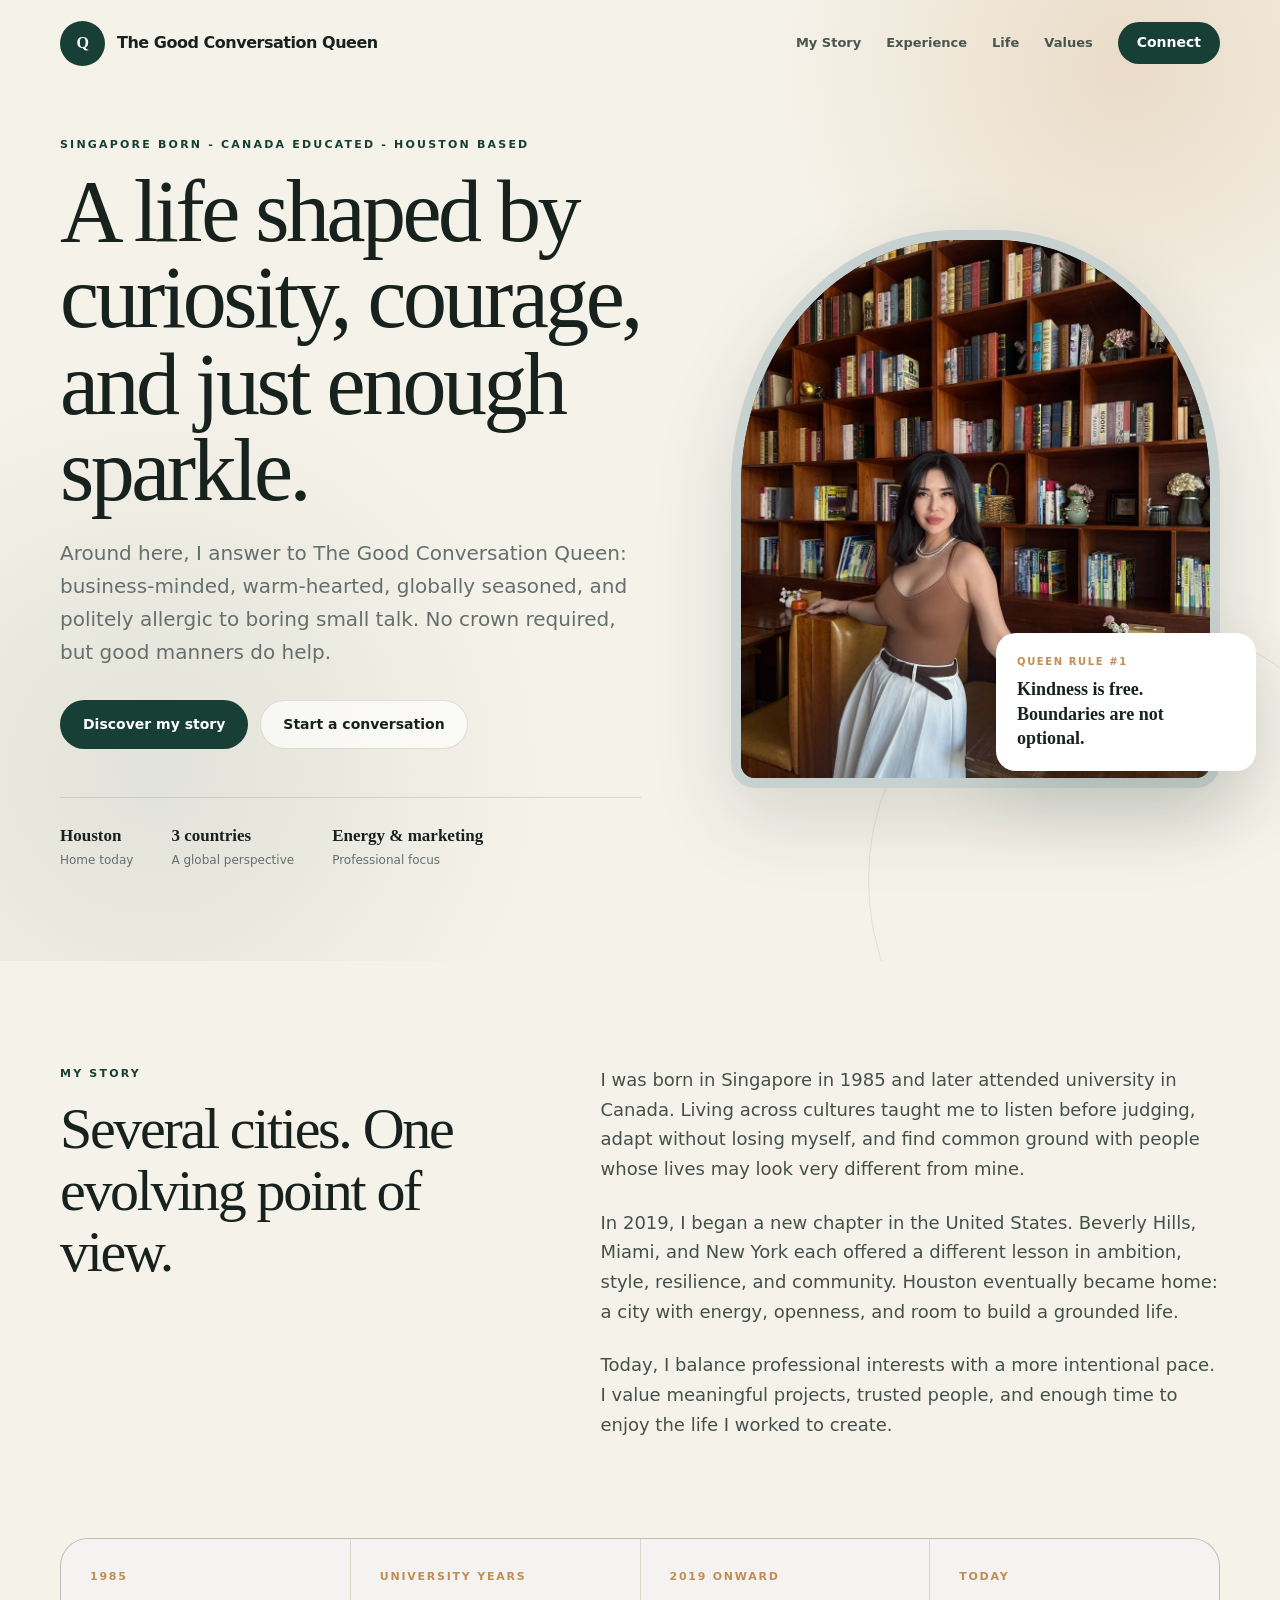
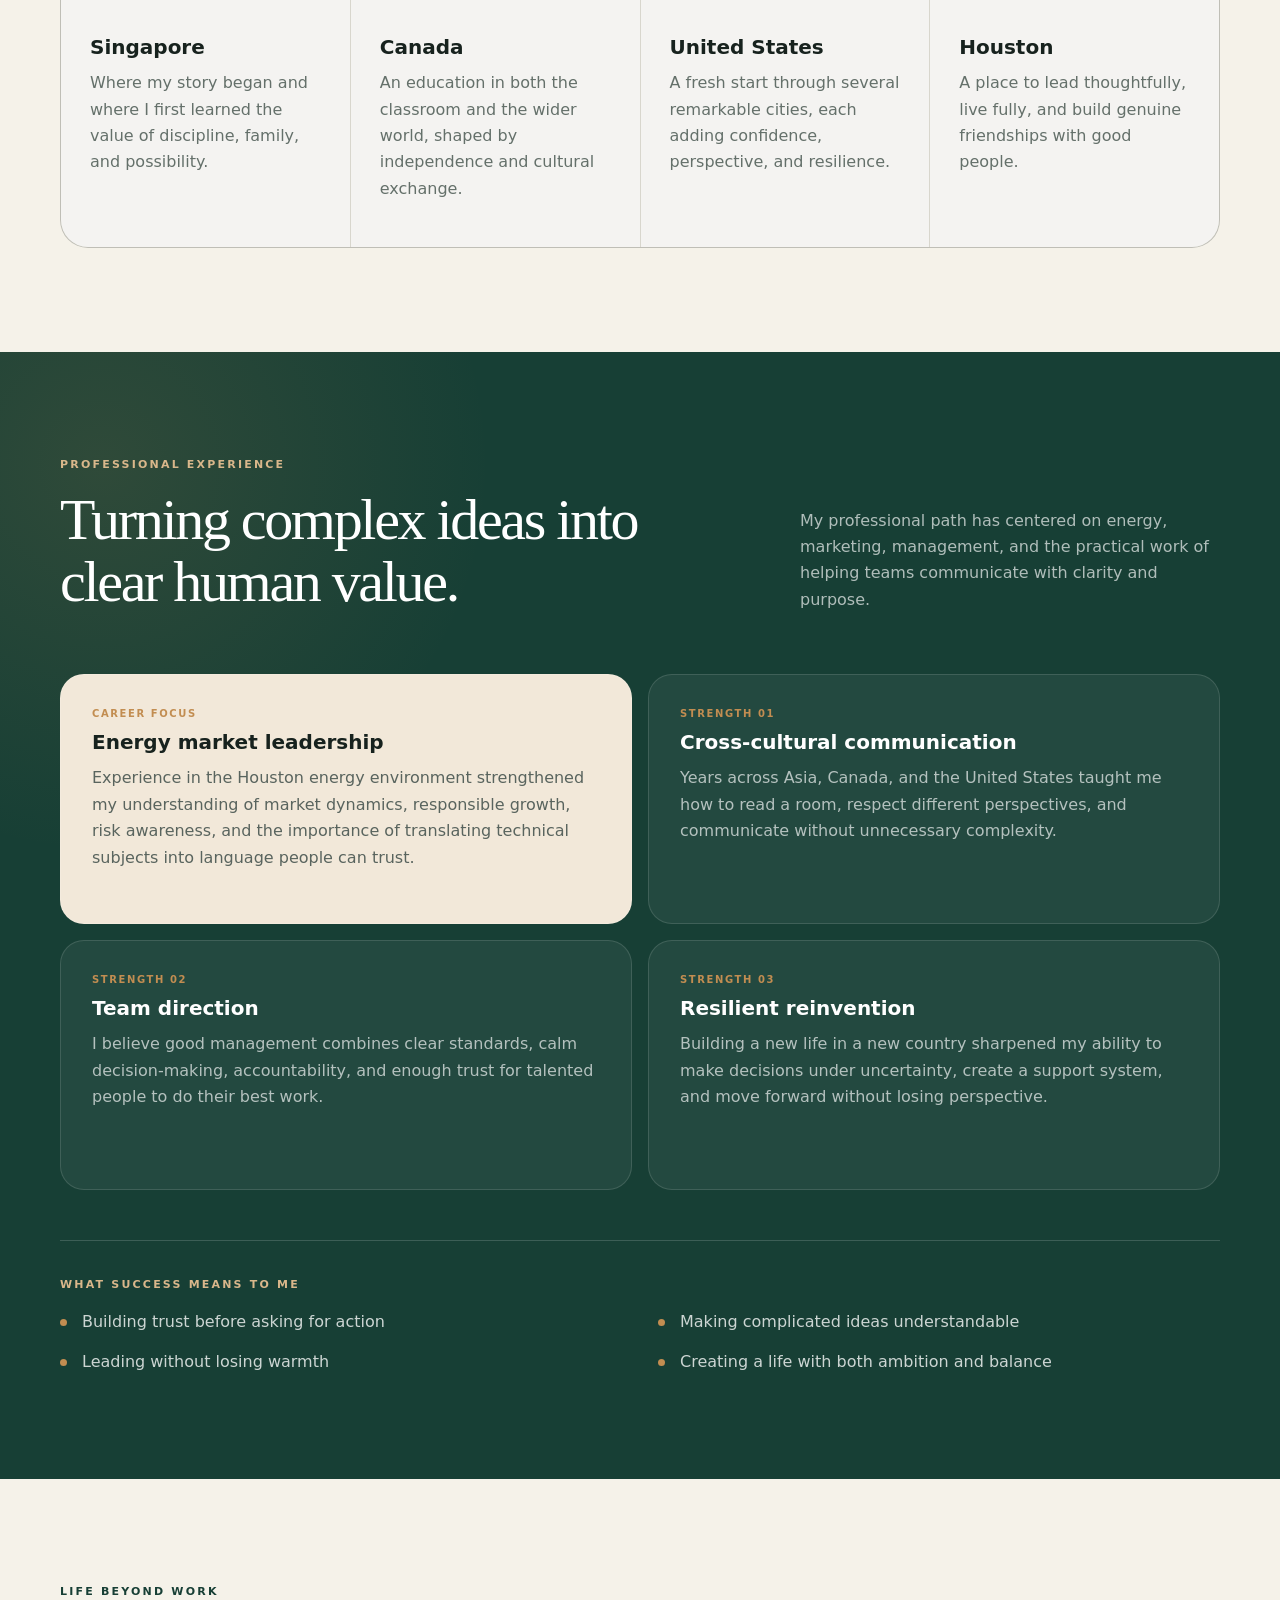
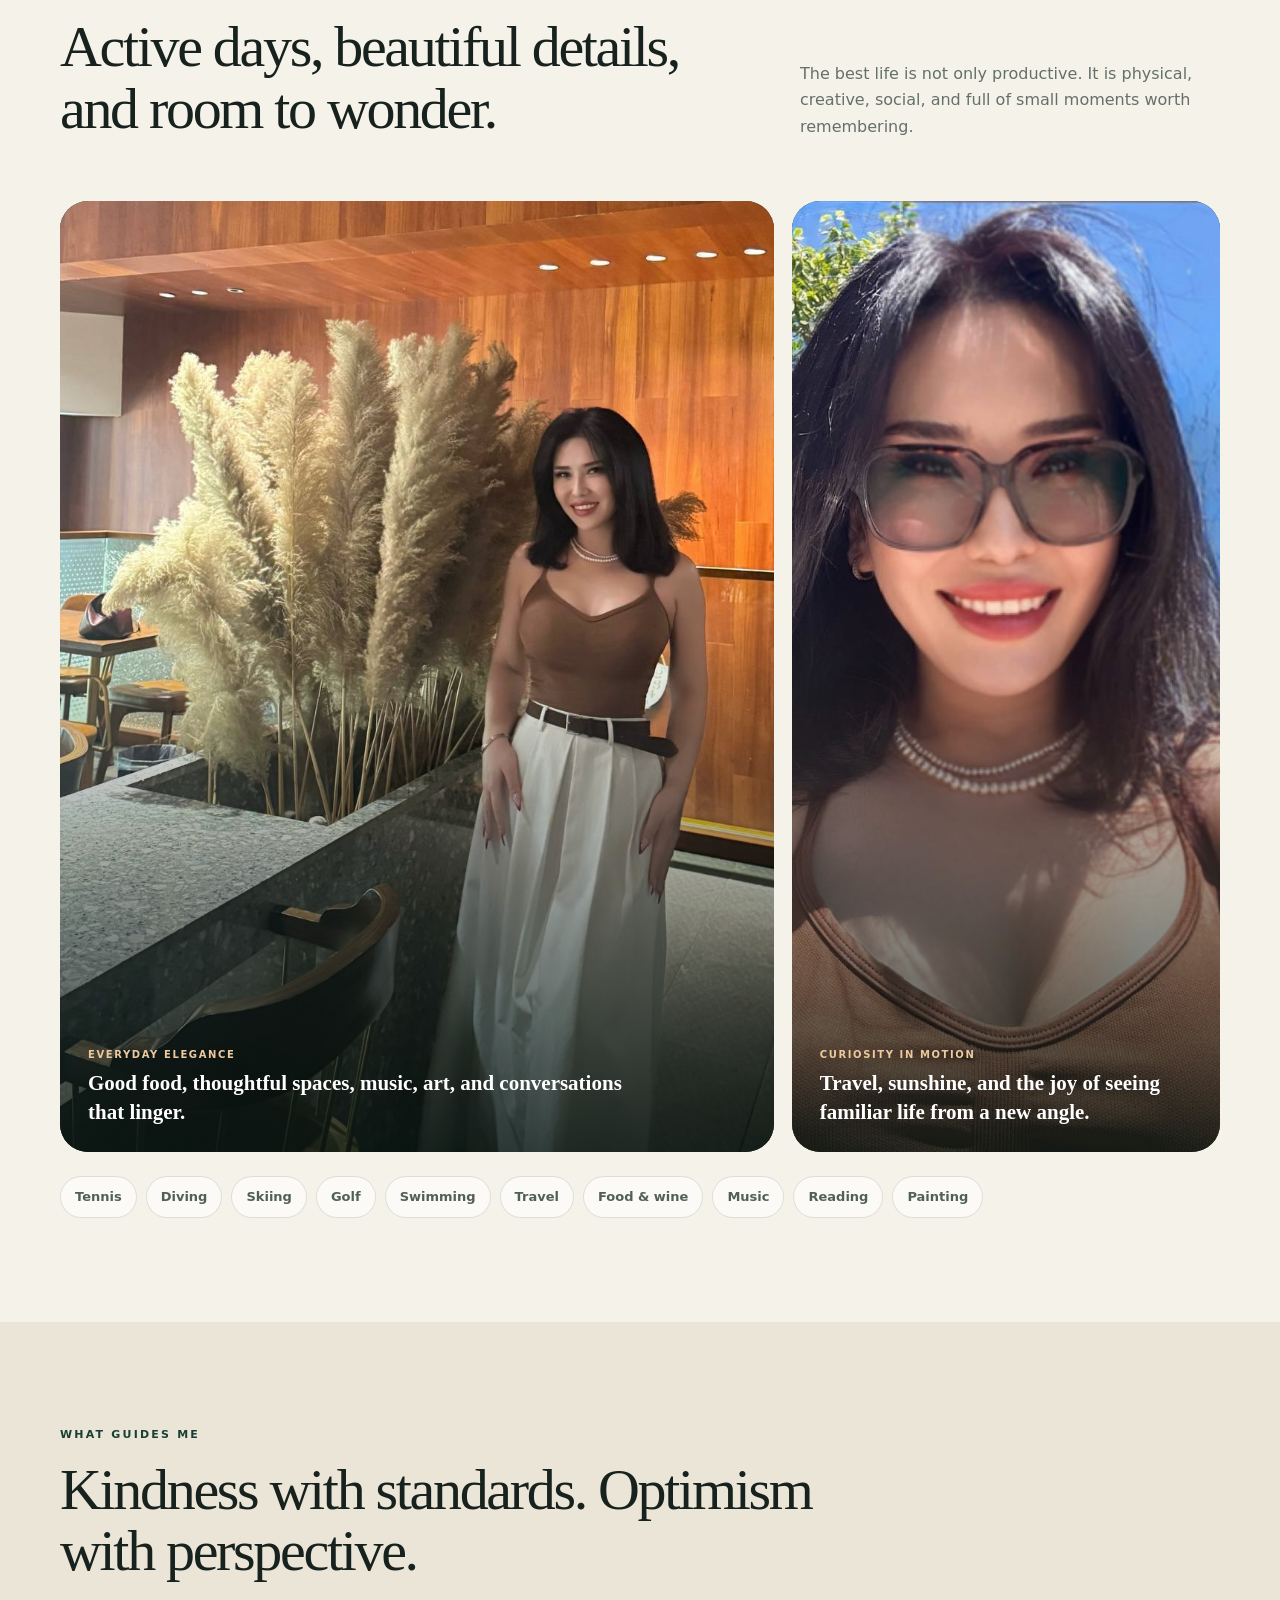
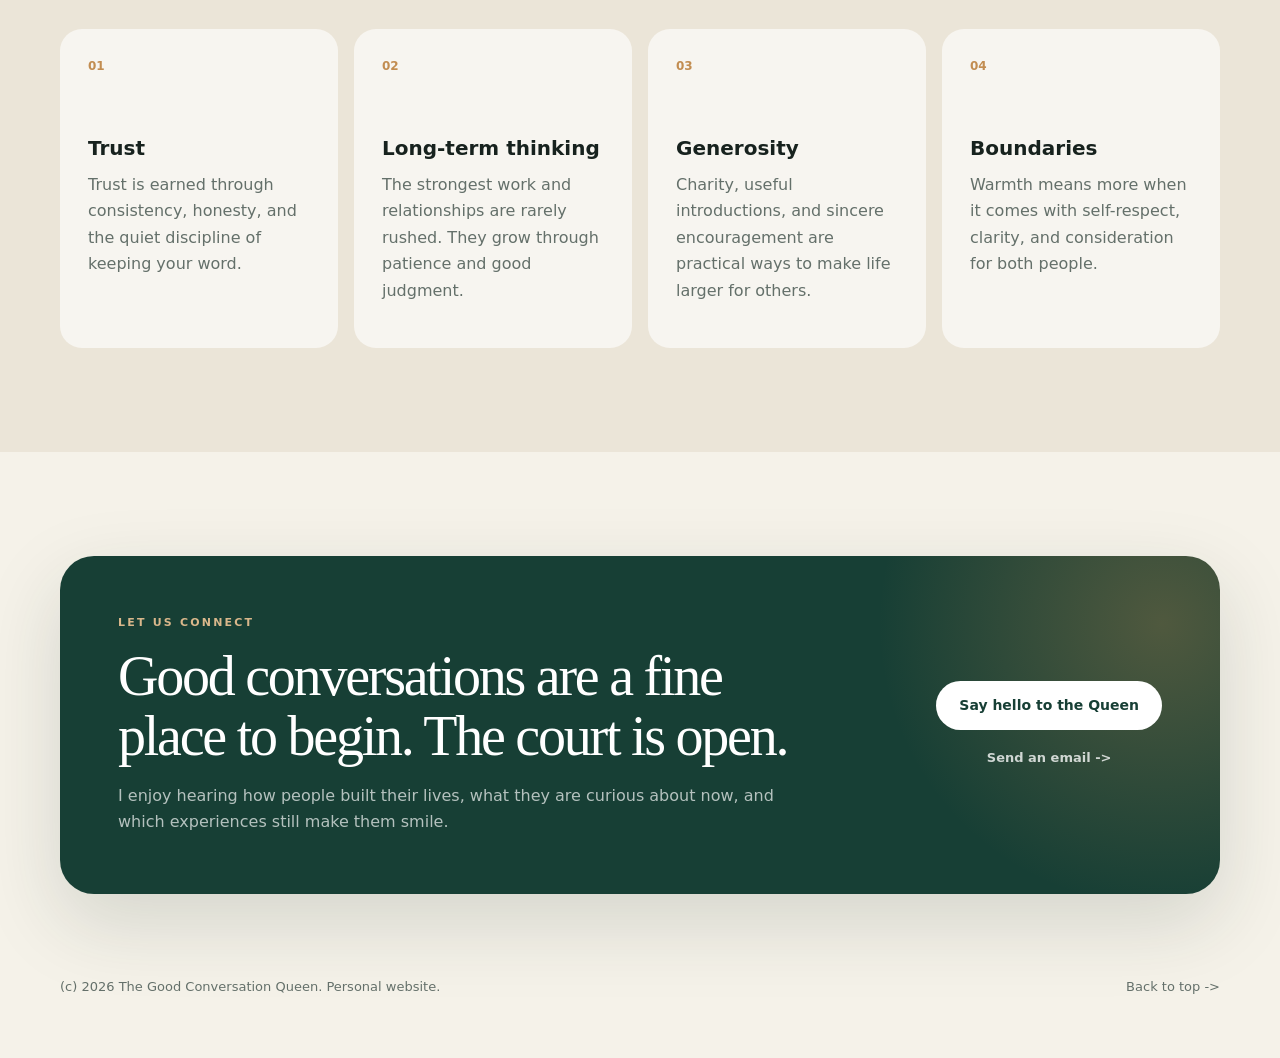
<file: index.html>
<!doctype html>
<html lang="en">
  <head>
    <meta charset="UTF-8" />
    <meta name="viewport" content="width=device-width, initial-scale=1.0" />
    <title>The Good Conversation Queen | Life, Leadership & a Little Spark</title>
    <meta
      name="description"
      content="Meet The Good Conversation Queen: Singapore-born, Canada-educated, Houston-based, and politely allergic to boring small talk."
    />
    <meta property="og:type" content="website" />
    <meta property="og:title" content="The Good Conversation Queen | Life, Leadership & a Little Spark" />
    <meta
      property="og:description"
      content="A personal story shaped by Singapore, Canada, Houston, thoughtful leadership, travel, genuine conversation, and a wink of American queen energy."
    />
    <meta property="og:url" content="https://yangyang168178888-hue.github.io/planete-moa/" />
    <meta property="og:image" content="https://yangyang168178888-hue.github.io/planete-moa/assets/planete-community.jpg" />
    <meta property="og:image:alt" content="The Good Conversation Queen in a warm library setting" />
    <meta name="twitter:card" content="summary_large_image" />
    <meta name="theme-color" content="#173f35" />
    <link rel="canonical" href="https://yangyang168178888-hue.github.io/planete-moa/" />
    <link
      rel="icon"
      href="data:image/svg+xml,%3Csvg xmlns='http://www.w3.org/2000/svg' viewBox='0 0 64 64'%3E%3Ccircle cx='32' cy='32' r='32' fill='%23173f35'/%3E%3Ctext x='32' y='41' text-anchor='middle' font-family='Georgia' font-size='30' fill='white'%3EQ%3C/text%3E%3C/svg%3E"
    />
    <link rel="stylesheet" href="./shared.css" />
  </head>
  <body>
    <header class="hero" id="home">
      <nav class="nav shell" aria-label="Main navigation">
        <a class="brand" href="#home" aria-label="The Good Conversation Queen home">
          <span class="monogram">Q</span>
          <span>The Good Conversation Queen</span>
        </a>
        <div class="nav-links">
          <a href="#story">My Story</a>
          <a href="#experience">Experience</a>
          <a href="#life">Life</a>
          <a href="#values">Values</a>
          <a class="button button-small" href="#connect">Connect</a>
        </div>
      </nav>

      <div class="shell hero-grid">
        <div class="hero-copy">
          <p class="eyebrow">Singapore born - Canada educated - Houston based</p>
          <h1>A life shaped by curiosity, courage, and just enough sparkle.</h1>
          <p class="lead">
            Around here, I answer to The Good Conversation Queen: business-minded,
            warm-hearted, globally seasoned, and politely allergic to boring small talk.
            No crown required, but good manners do help.
          </p>
          <div class="hero-actions">
            <a class="button" href="#story">Discover my story</a>
            <a class="button secondary" href="#connect">Start a conversation</a>
          </div>
          <div class="hero-facts" aria-label="Profile highlights">
            <div><strong>Houston</strong><span>Home today</span></div>
            <div><strong>3 countries</strong><span>A global perspective</span></div>
            <div><strong>Energy & marketing</strong><span>Professional focus</span></div>
          </div>
        </div>
        <div class="hero-visual">
          <div class="hero-photo">
            <img src="./assets/planete-community.jpg" alt="The Good Conversation Queen in a warm library setting" />
          </div>
          <div class="floating-note">
            <span>Queen rule #1</span>
            <strong>Kindness is free. Boundaries are not optional.</strong>
          </div>
        </div>
      </div>
    </header>

    <main>
      <section class="section story-section" id="story">
        <div class="shell split">
          <div class="section-title">
            <p class="eyebrow">My story</p>
            <h2>Several cities. One evolving point of view.</h2>
          </div>
          <div class="prose">
            <p>
              I was born in Singapore in 1985 and later attended university in Canada. Living
              across cultures taught me to listen before judging, adapt without losing myself,
              and find common ground with people whose lives may look very different from mine.
            </p>
            <p>
              In 2019, I began a new chapter in the United States. Beverly Hills, Miami, and New
              York each offered a different lesson in ambition, style, resilience, and community.
              Houston eventually became home: a city with energy, openness, and room to build a
              grounded life.
            </p>
            <p>
              Today, I balance professional interests with a more intentional pace. I value
              meaningful projects, trusted people, and enough time to enjoy the life I worked to
              create.
            </p>
          </div>
        </div>

        <div class="shell timeline" aria-label="Personal journey">
          <article>
            <span>1985</span>
            <h3>Singapore</h3>
            <p>Where my story began and where I first learned the value of discipline, family, and possibility.</p>
          </article>
          <article>
            <span>University years</span>
            <h3>Canada</h3>
            <p>An education in both the classroom and the wider world, shaped by independence and cultural exchange.</p>
          </article>
          <article>
            <span>2019 onward</span>
            <h3>United States</h3>
            <p>A fresh start through several remarkable cities, each adding confidence, perspective, and resilience.</p>
          </article>
          <article>
            <span>Today</span>
            <h3>Houston</h3>
            <p>A place to lead thoughtfully, live fully, and build genuine friendships with good people.</p>
          </article>
        </div>
      </section>

      <section class="section dark-section" id="experience">
        <div class="shell">
          <div class="section-heading">
            <div>
              <p class="eyebrow light">Professional experience</p>
              <h2>Turning complex ideas into clear human value.</h2>
            </div>
            <p>
              My professional path has centered on energy, marketing, management, and the
              practical work of helping teams communicate with clarity and purpose.
            </p>
          </div>

          <div class="experience-grid">
            <article class="experience-card featured">
              <span class="card-kicker">Career focus</span>
              <h3>Energy market leadership</h3>
              <p>
                Experience in the Houston energy environment strengthened my understanding of
                market dynamics, responsible growth, risk awareness, and the importance of
                translating technical subjects into language people can trust.
              </p>
            </article>
            <article class="experience-card">
              <span class="card-kicker">Strength 01</span>
              <h3>Cross-cultural communication</h3>
              <p>
                Years across Asia, Canada, and the United States taught me how to read a room,
                respect different perspectives, and communicate without unnecessary complexity.
              </p>
            </article>
            <article class="experience-card">
              <span class="card-kicker">Strength 02</span>
              <h3>Team direction</h3>
              <p>
                I believe good management combines clear standards, calm decision-making,
                accountability, and enough trust for talented people to do their best work.
              </p>
            </article>
            <article class="experience-card">
              <span class="card-kicker">Strength 03</span>
              <h3>Resilient reinvention</h3>
              <p>
                Building a new life in a new country sharpened my ability to make decisions under
                uncertainty, create a support system, and move forward without losing perspective.
              </p>
            </article>
          </div>

          <div class="success-strip">
            <p class="eyebrow light">What success means to me</p>
            <div class="success-items">
              <span>Building trust before asking for action</span>
              <span>Making complicated ideas understandable</span>
              <span>Leading without losing warmth</span>
              <span>Creating a life with both ambition and balance</span>
            </div>
          </div>
        </div>
      </section>

      <section class="section" id="life">
        <div class="shell">
          <div class="section-heading">
            <div>
              <p class="eyebrow">Life beyond work</p>
              <h2>Active days, beautiful details, and room to wonder.</h2>
            </div>
            <p>
              The best life is not only productive. It is physical, creative, social, and full
              of small moments worth remembering.
            </p>
          </div>

          <div class="gallery">
            <figure class="gallery-large">
              <img src="./assets/planete-lifestyle.jpg" alt="The Good Conversation Queen in a warm contemporary interior" />
              <figcaption>
                <span>Everyday elegance</span>
                <strong>Good food, thoughtful spaces, music, art, and conversations that linger.</strong>
              </figcaption>
            </figure>
            <figure>
              <img src="./assets/planete-travel.jpg" alt="The Good Conversation Queen enjoying a sunny day outdoors" />
              <figcaption>
                <span>Curiosity in motion</span>
                <strong>Travel, sunshine, and the joy of seeing familiar life from a new angle.</strong>
              </figcaption>
            </figure>
          </div>

          <div class="interest-list" aria-label="Personal interests">
            <span>Tennis</span><span>Diving</span><span>Skiing</span><span>Golf</span>
            <span>Swimming</span><span>Travel</span><span>Food & wine</span><span>Music</span>
            <span>Reading</span><span>Painting</span>
          </div>
        </div>
      </section>

      <section class="section values-section" id="values">
        <div class="shell">
          <div class="values-intro">
            <p class="eyebrow">What guides me</p>
            <h2>Kindness with standards. Optimism with perspective.</h2>
          </div>
          <div class="values-grid">
            <article>
              <span>01</span>
              <h3>Trust</h3>
              <p>Trust is earned through consistency, honesty, and the quiet discipline of keeping your word.</p>
            </article>
            <article>
              <span>02</span>
              <h3>Long-term thinking</h3>
              <p>The strongest work and relationships are rarely rushed. They grow through patience and good judgment.</p>
            </article>
            <article>
              <span>03</span>
              <h3>Generosity</h3>
              <p>Charity, useful introductions, and sincere encouragement are practical ways to make life larger for others.</p>
            </article>
            <article>
              <span>04</span>
              <h3>Boundaries</h3>
              <p>Warmth means more when it comes with self-respect, clarity, and consideration for both people.</p>
            </article>
          </div>
        </div>
      </section>

      <section class="section connect-section" id="connect">
        <div class="shell connect-panel">
          <div>
            <p class="eyebrow light">Let us connect</p>
            <h2>Good conversations are a fine place to begin. The court is open.</h2>
            <p>
              I enjoy hearing how people built their lives, what they are curious about now, and
              which experiences still make them smile.
            </p>
          </div>
          <div class="connect-actions">
            <a class="button button-light" href="#" data-facebook>Say hello to the Queen</a>
            <a class="text-link" href="#" data-email>Send an email <span aria-hidden="true">-&gt;</span></a>
          </div>
        </div>
      </section>
    </main>

    <footer class="footer">
      <div class="shell footer-inner">
        <p>(c) <span data-year></span> The Good Conversation Queen. Personal website.</p>
        <a href="#home">Back to top -&gt;</a>
      </div>
    </footer>

    <script src="./site-config.js"></script>
    <script src="./shared.js"></script>
  </body>
</html>
</file>
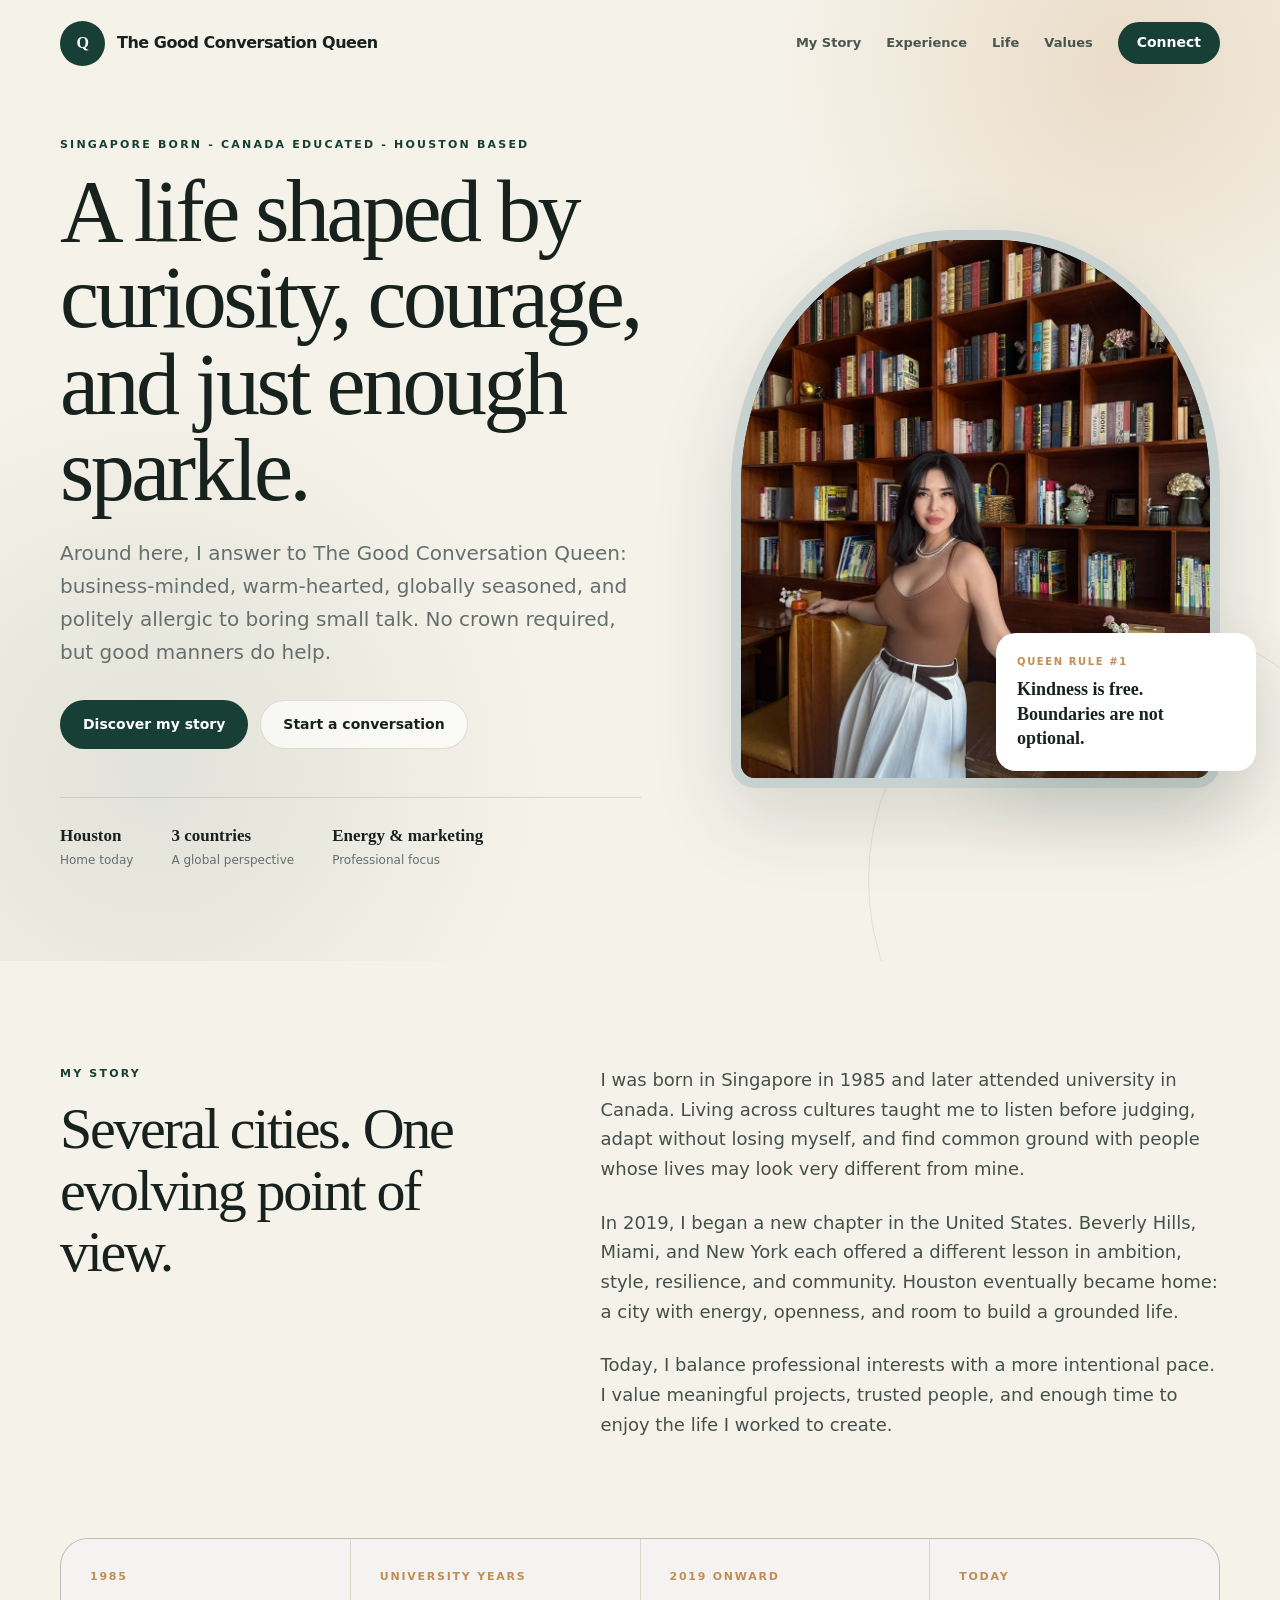
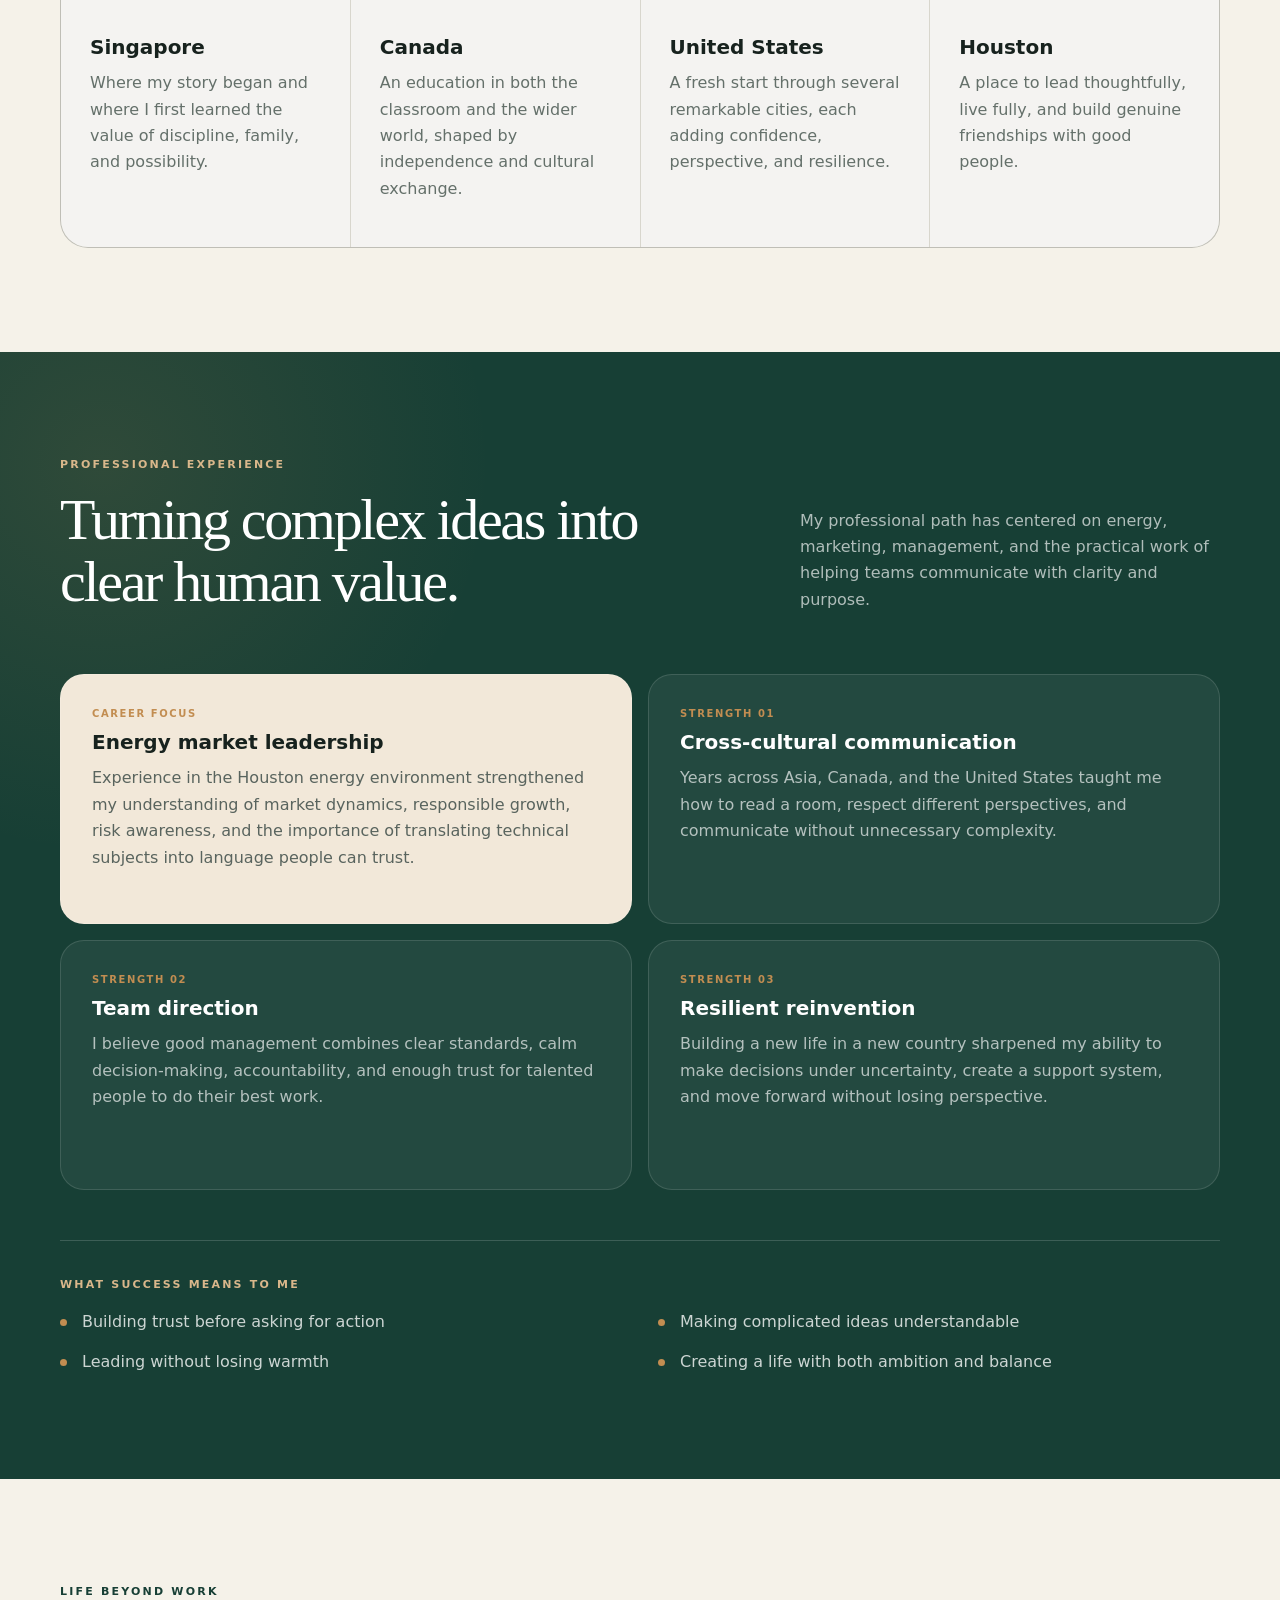
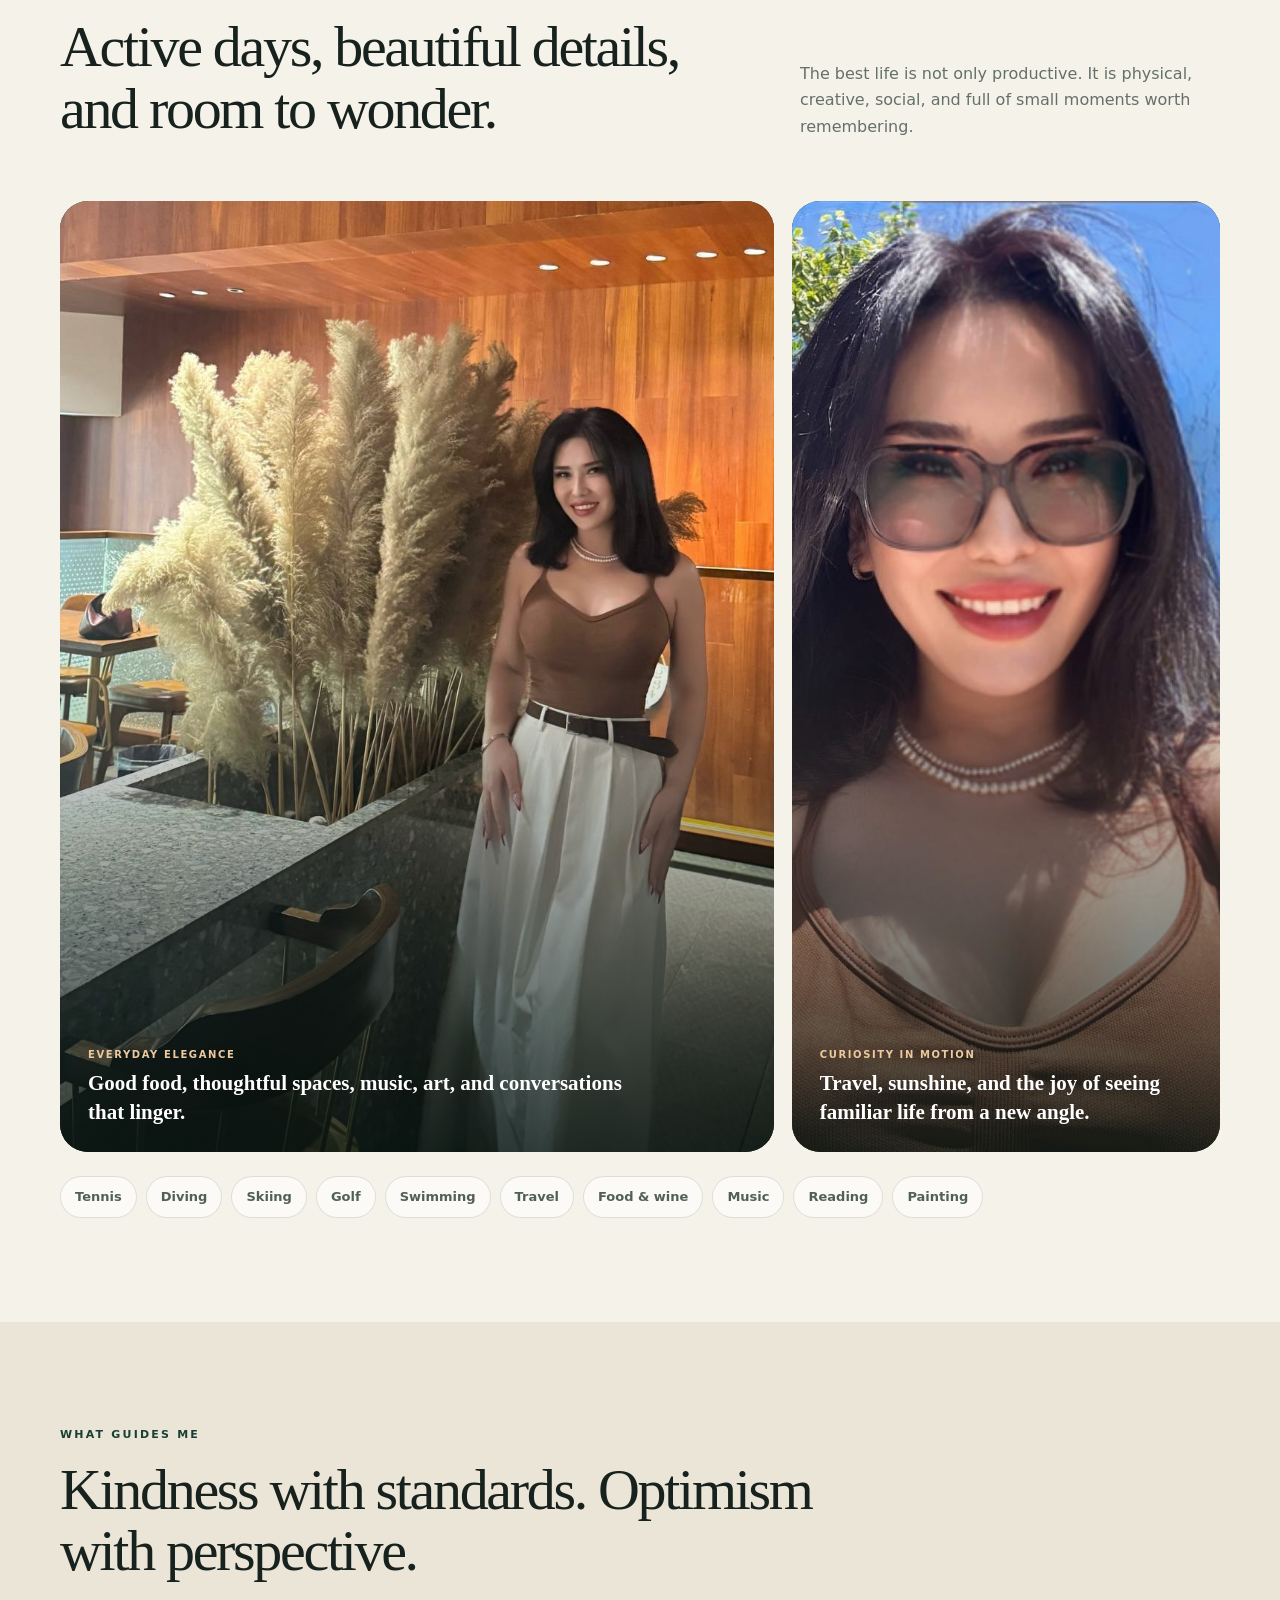
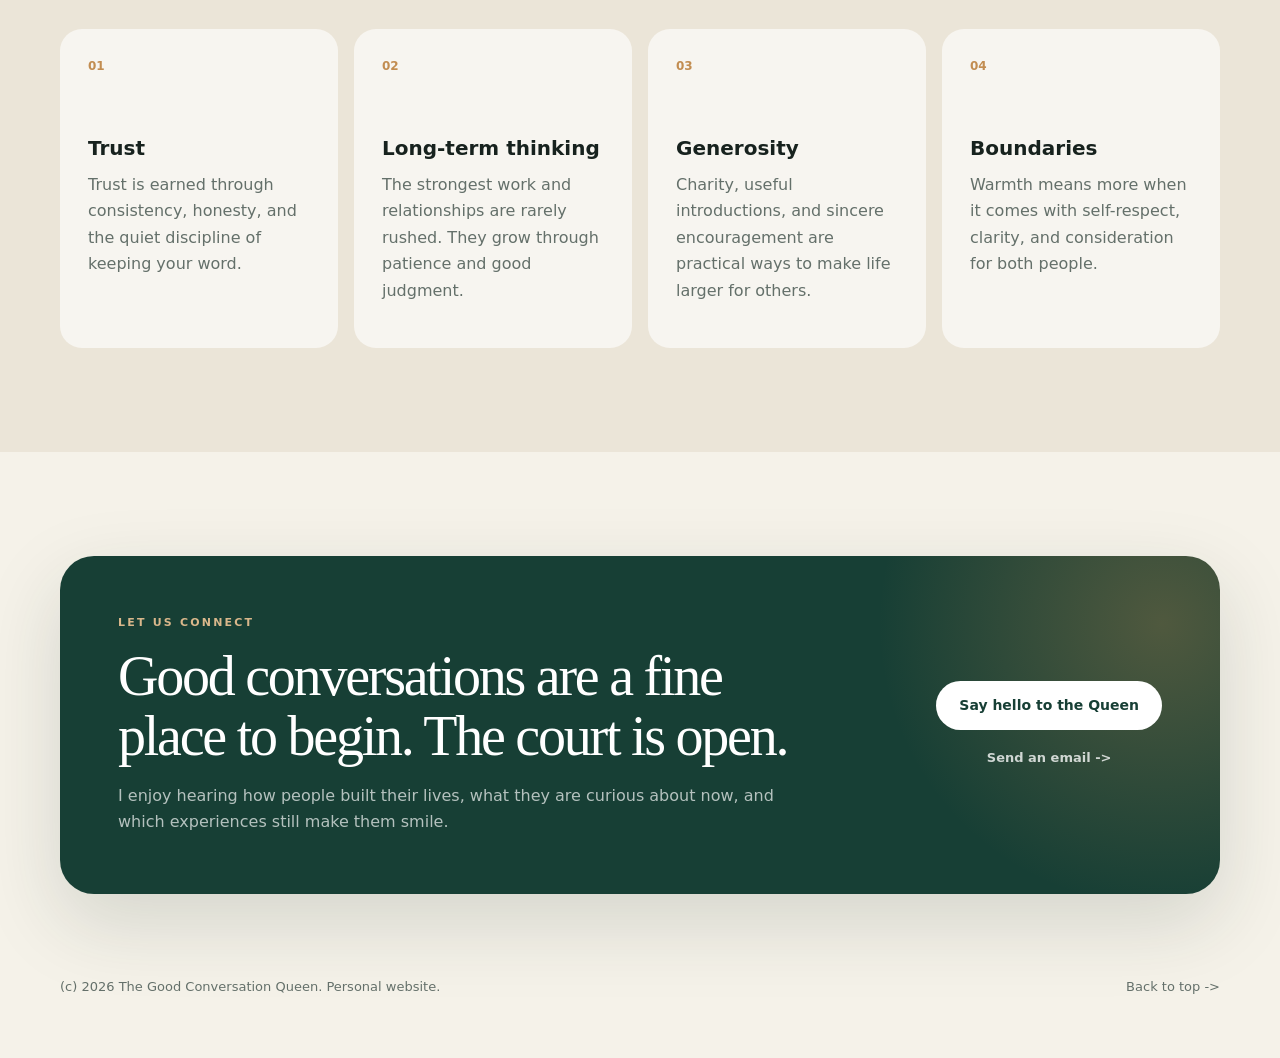
<file: community/index.html>
<!doctype html>
<html lang="en">
  <head>
    <meta charset="UTF-8" />
    <meta name="viewport" content="width=device-width, initial-scale=1.0" />
    <meta http-equiv="refresh" content="0; url=../#values" />
    <title>The Good Conversation Queen | Values</title>
    <link rel="canonical" href="../#values" />
  </head>
  <body>
    <p><a href="../#values">Continue to The Good Conversation Queen's personal website.</a></p>
  </body>
</html>
</file>
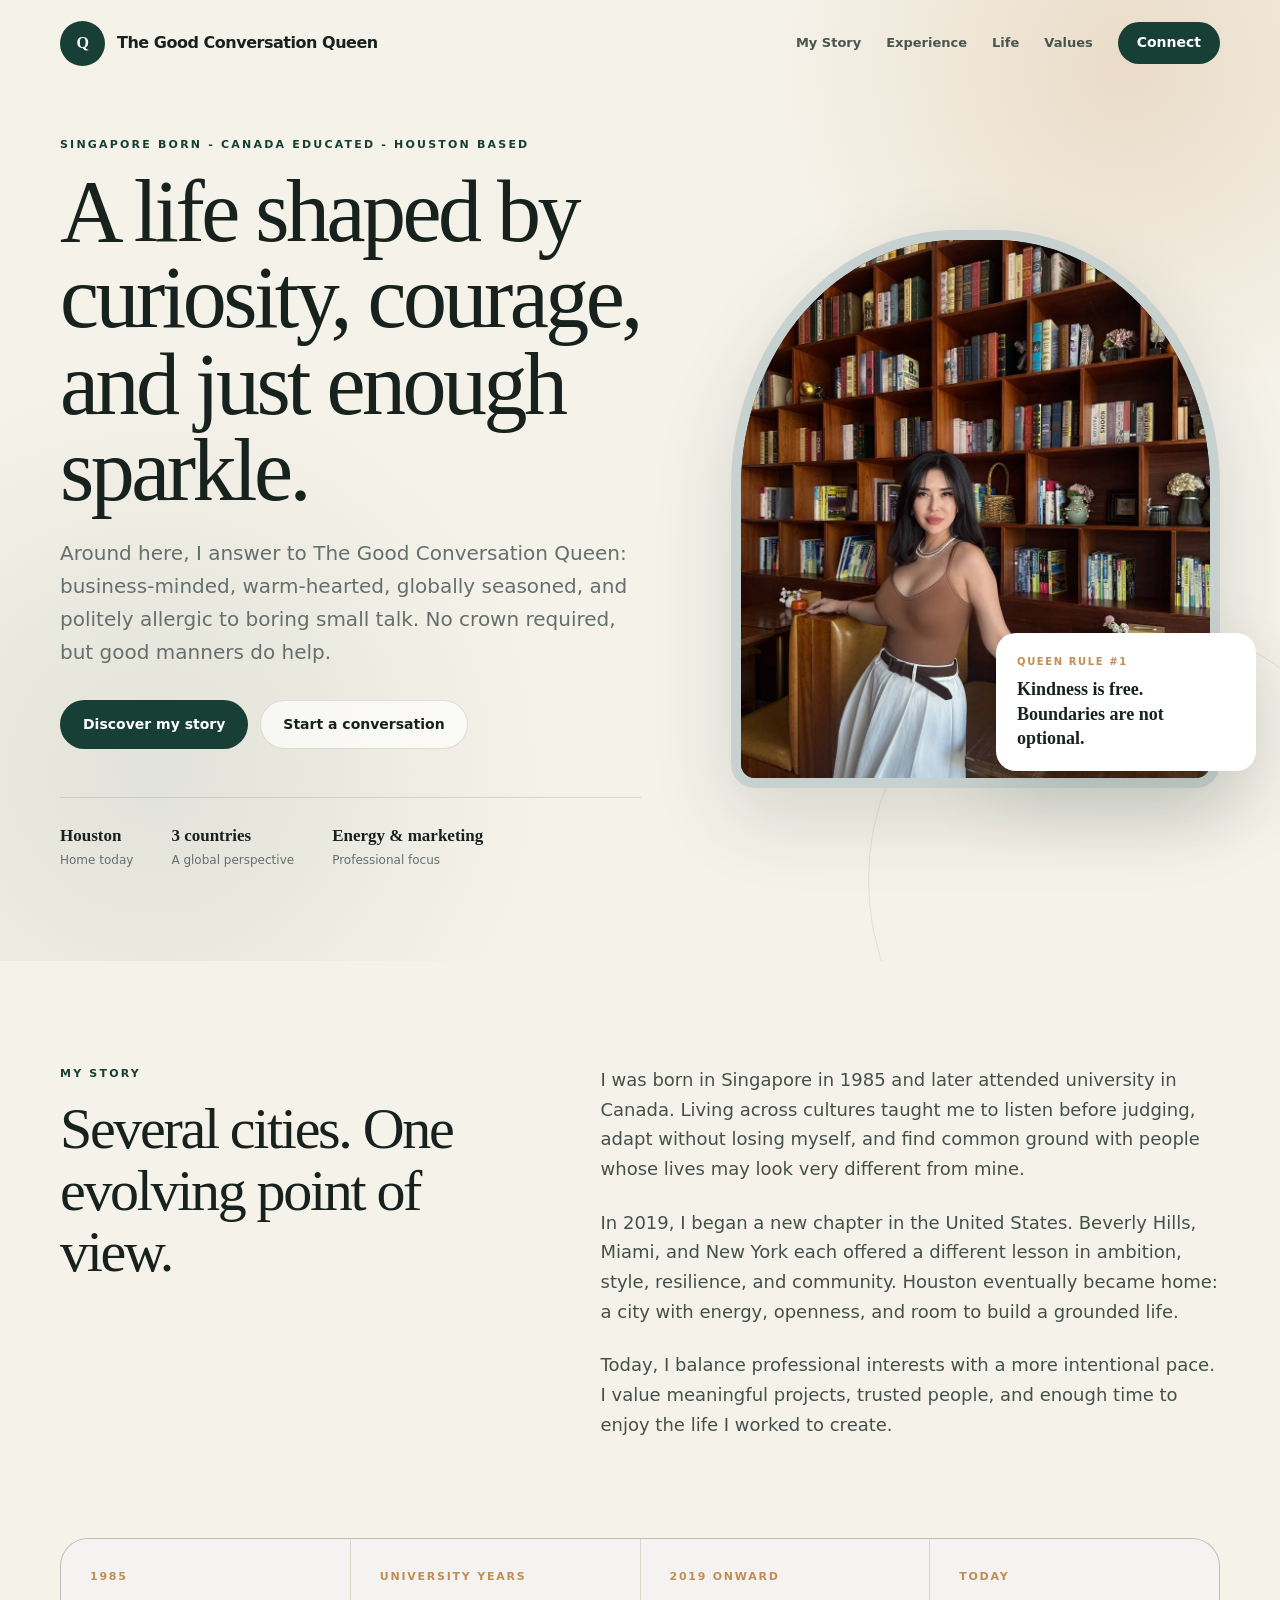
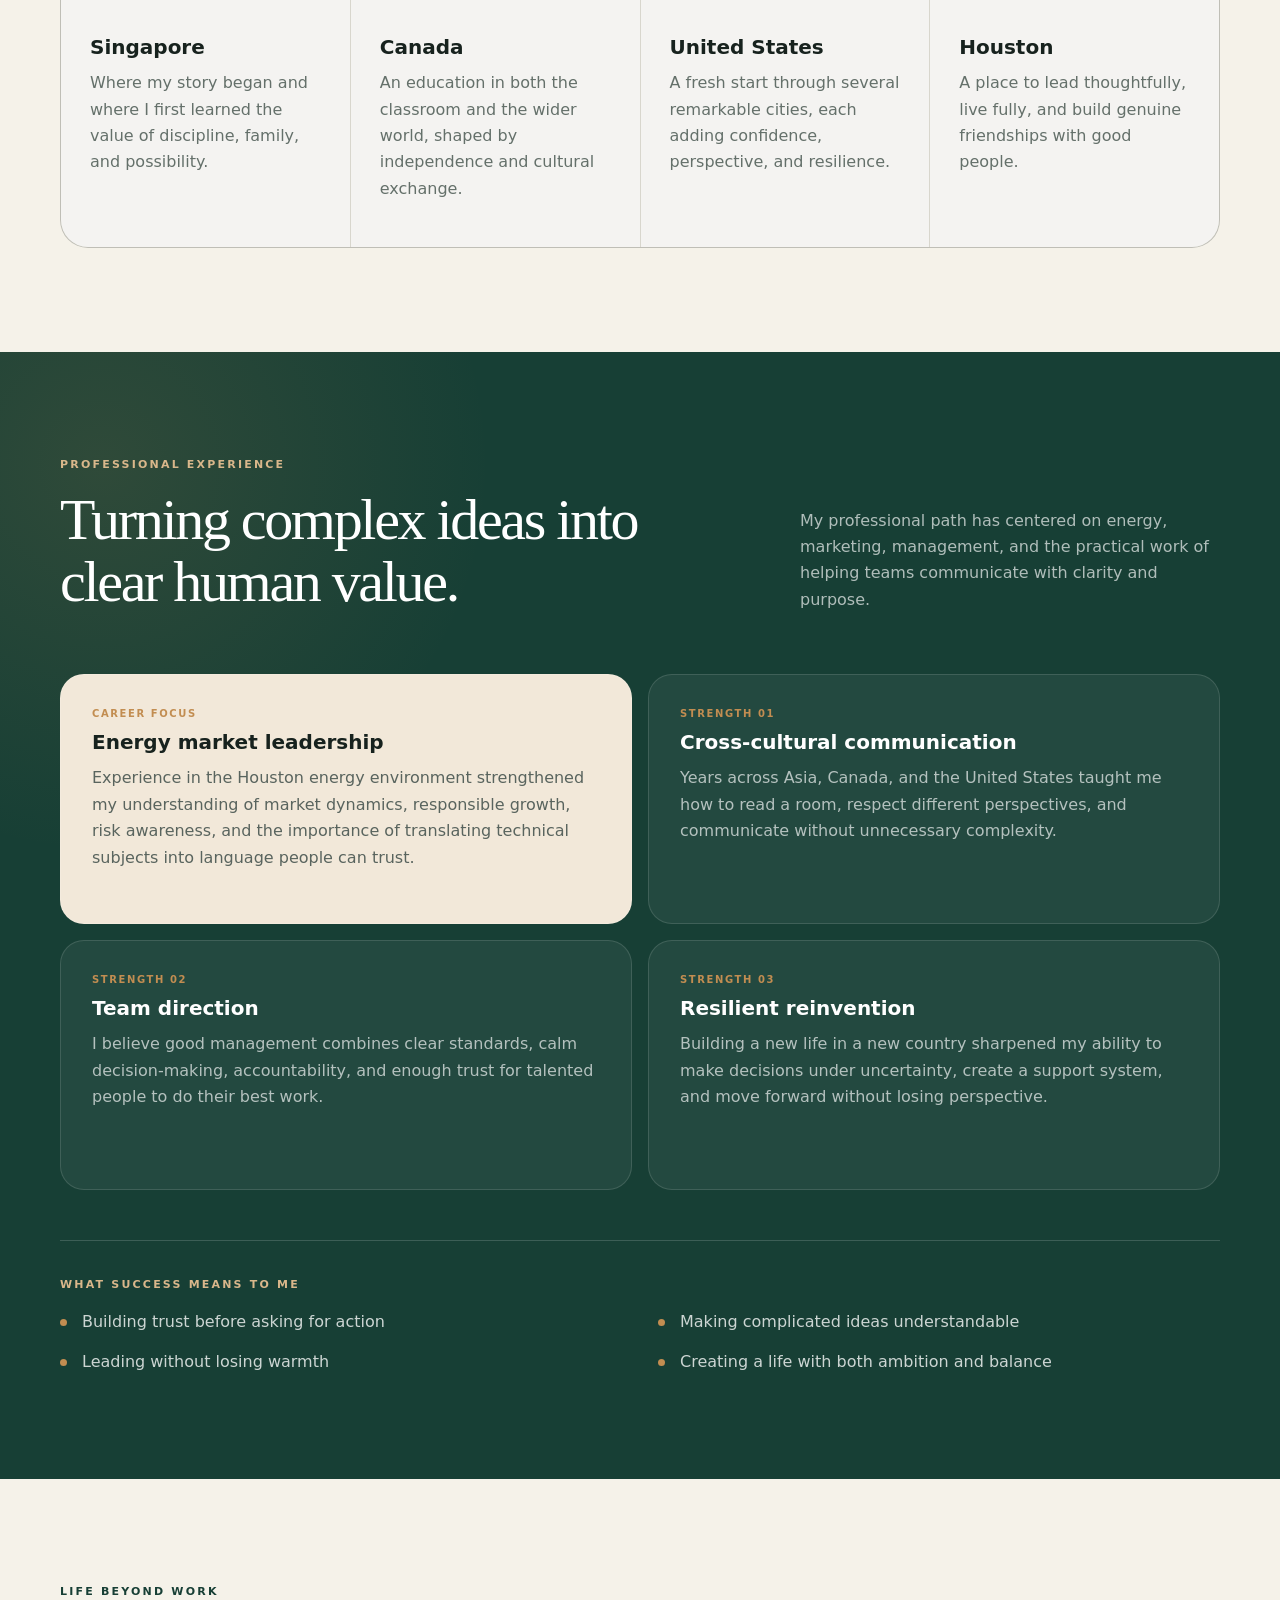
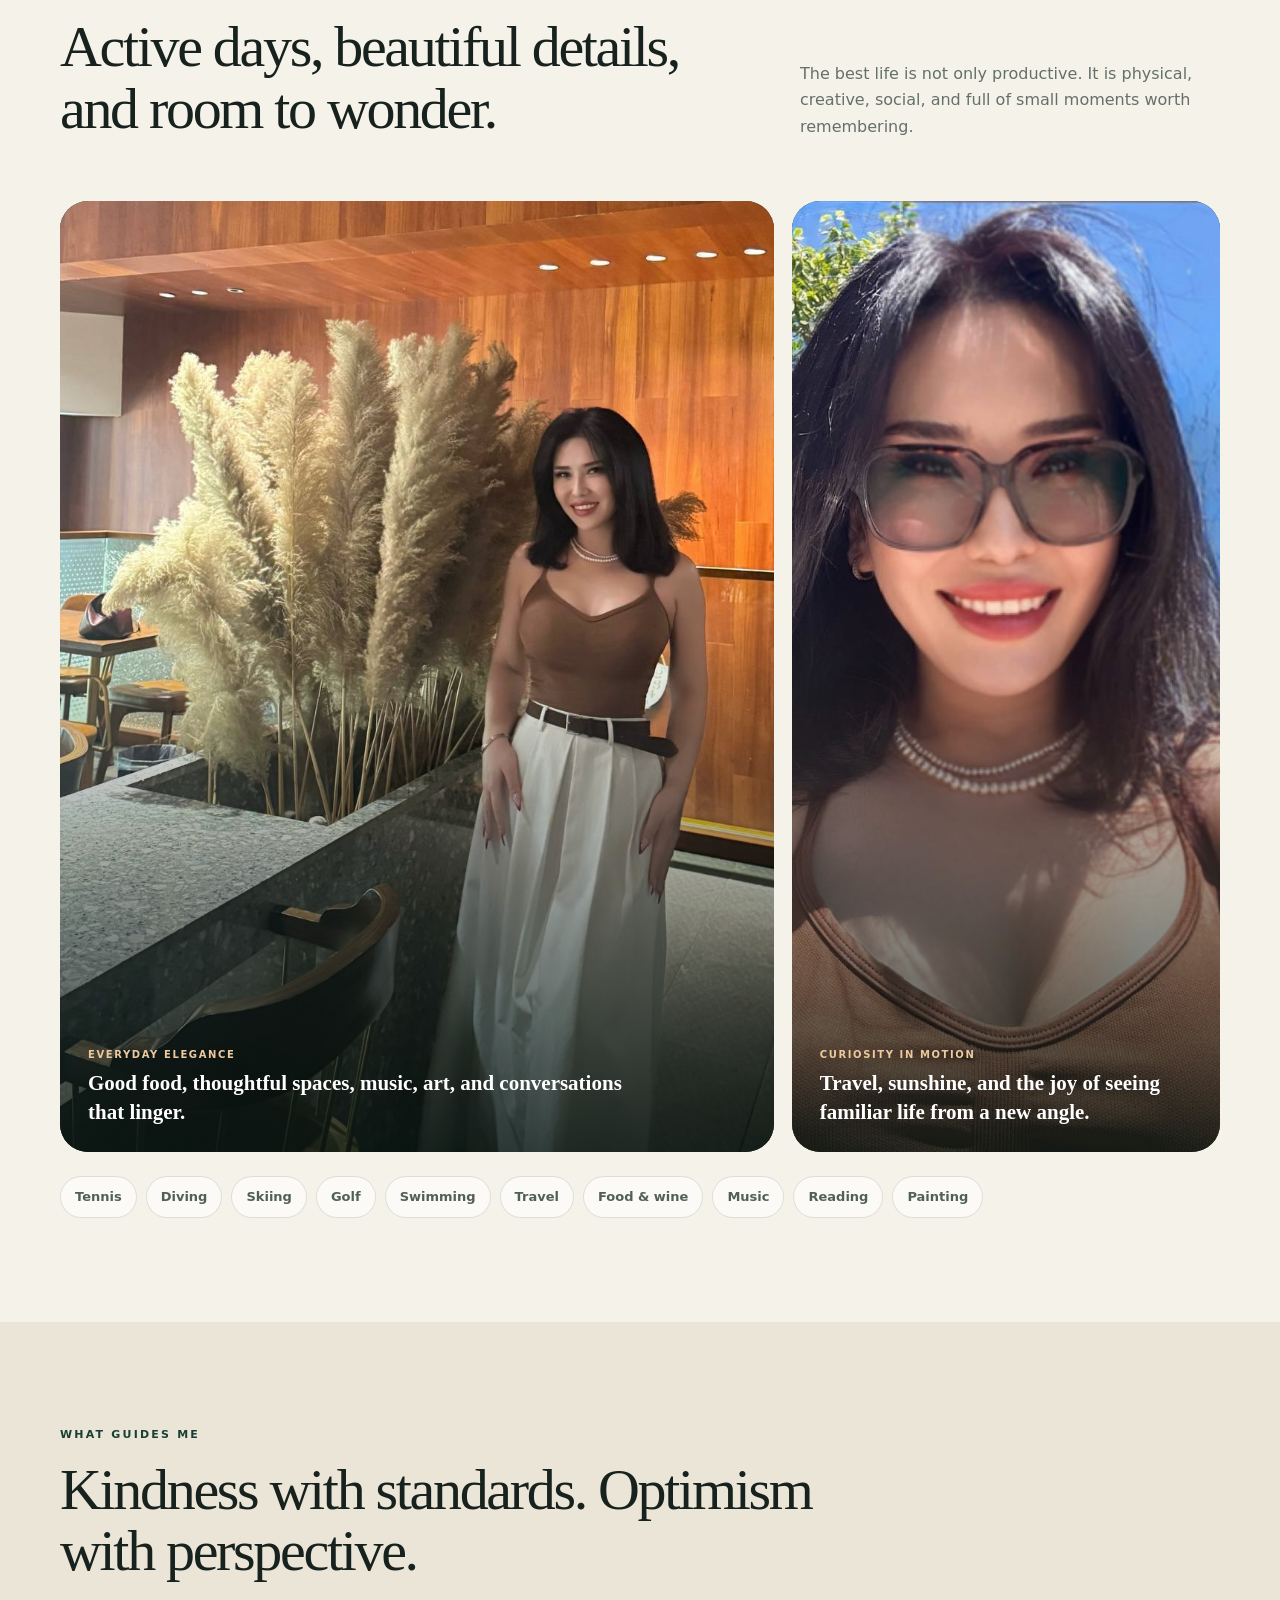
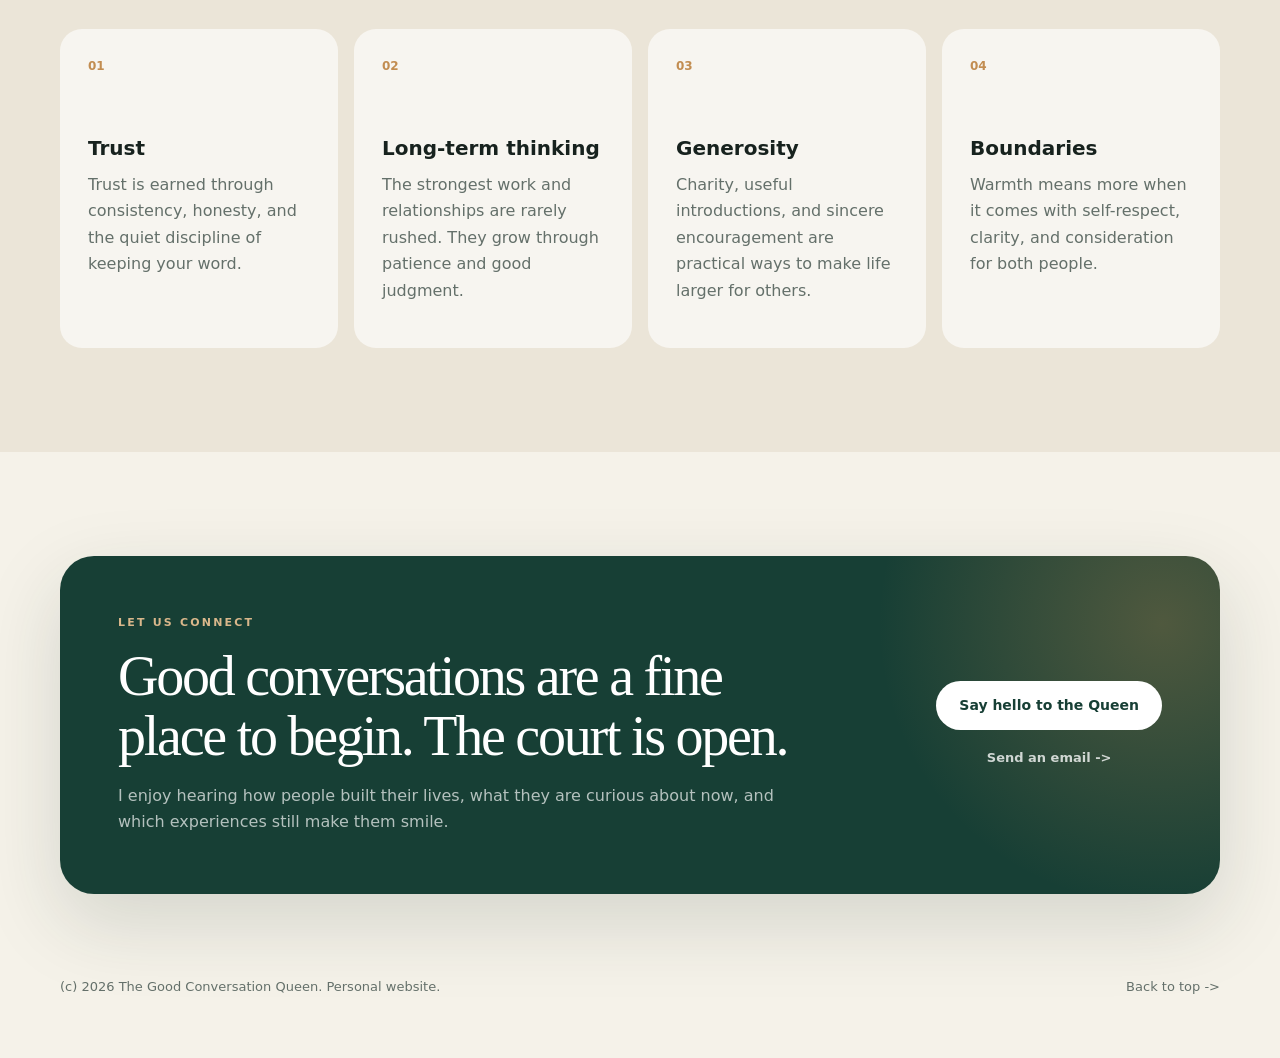
<file: lifestyle/index.html>
<!doctype html>
<html lang="en">
  <head>
    <meta charset="UTF-8" />
    <meta name="viewport" content="width=device-width, initial-scale=1.0" />
    <meta http-equiv="refresh" content="0; url=../#life" />
    <title>The Good Conversation Queen | Life</title>
    <link rel="canonical" href="../#life" />
  </head>
  <body>
    <p><a href="../#life">Continue to The Good Conversation Queen's personal website.</a></p>
  </body>
</html>
</file>
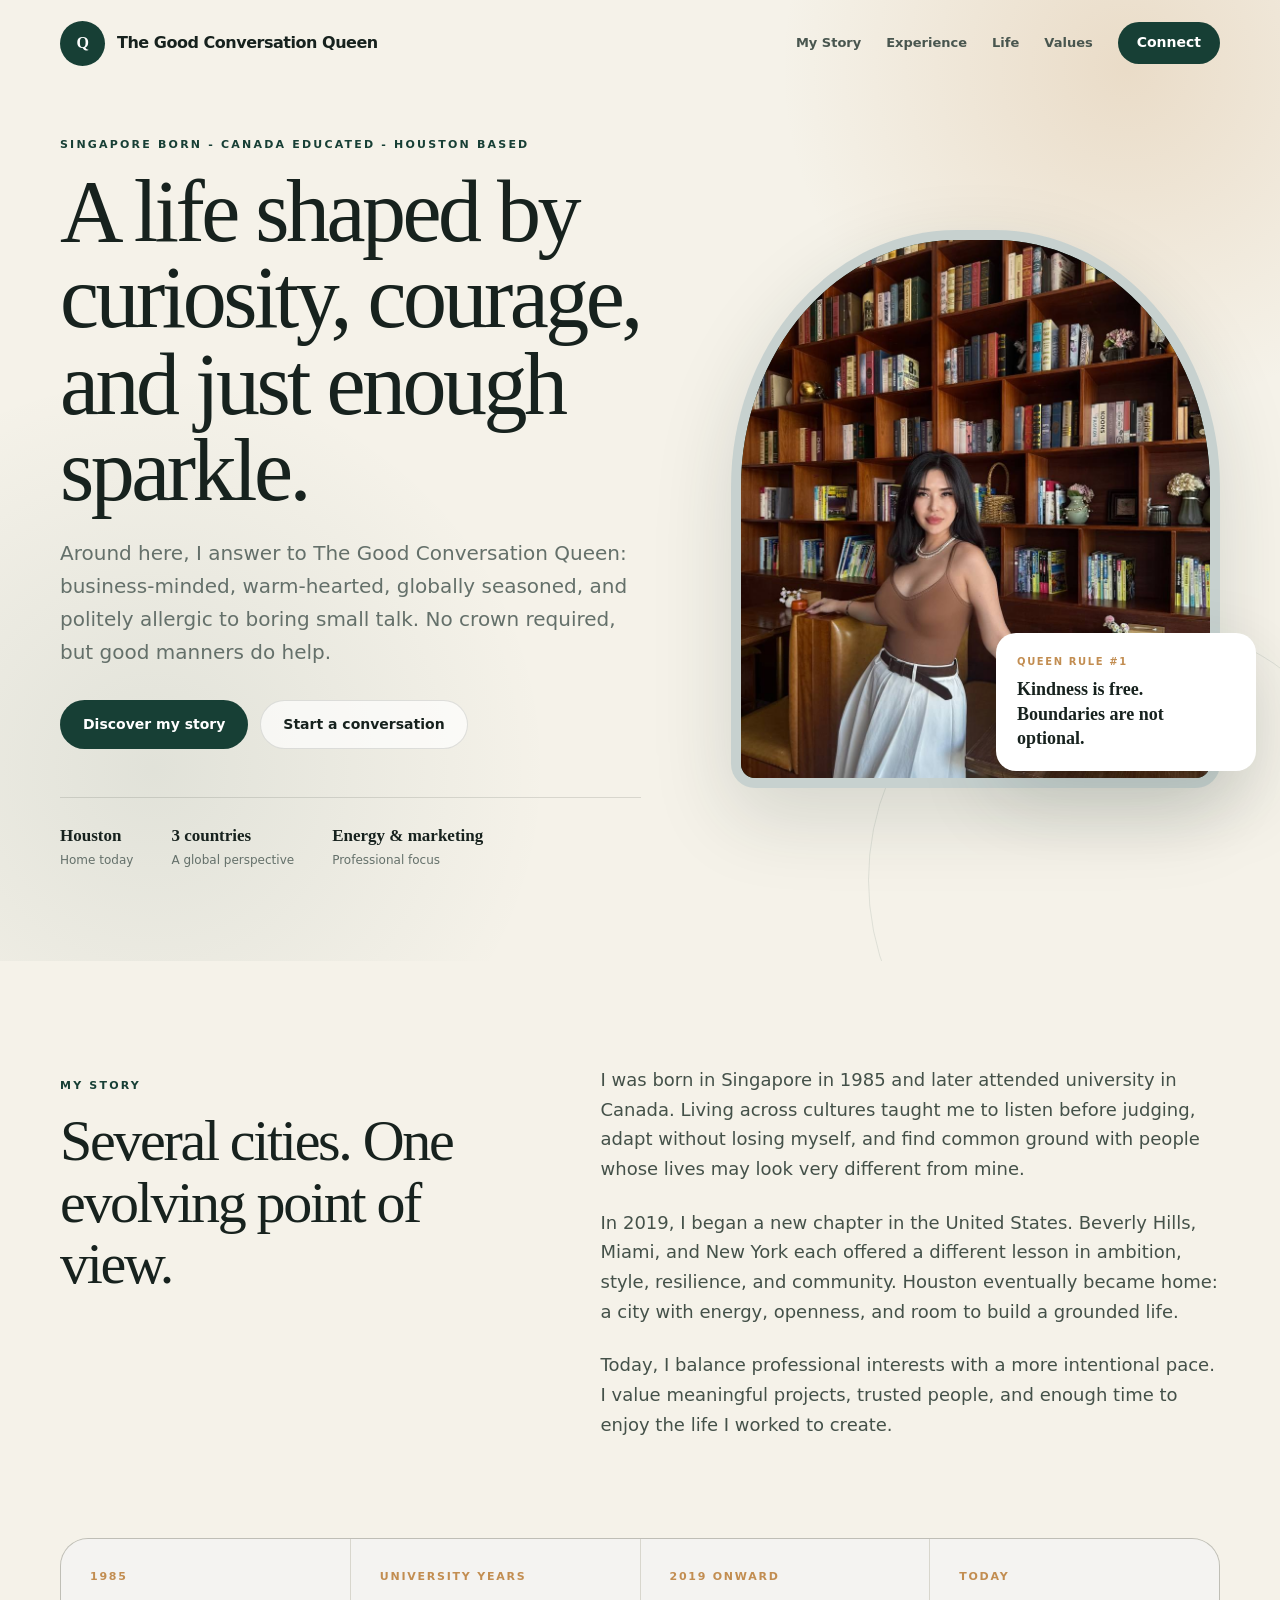
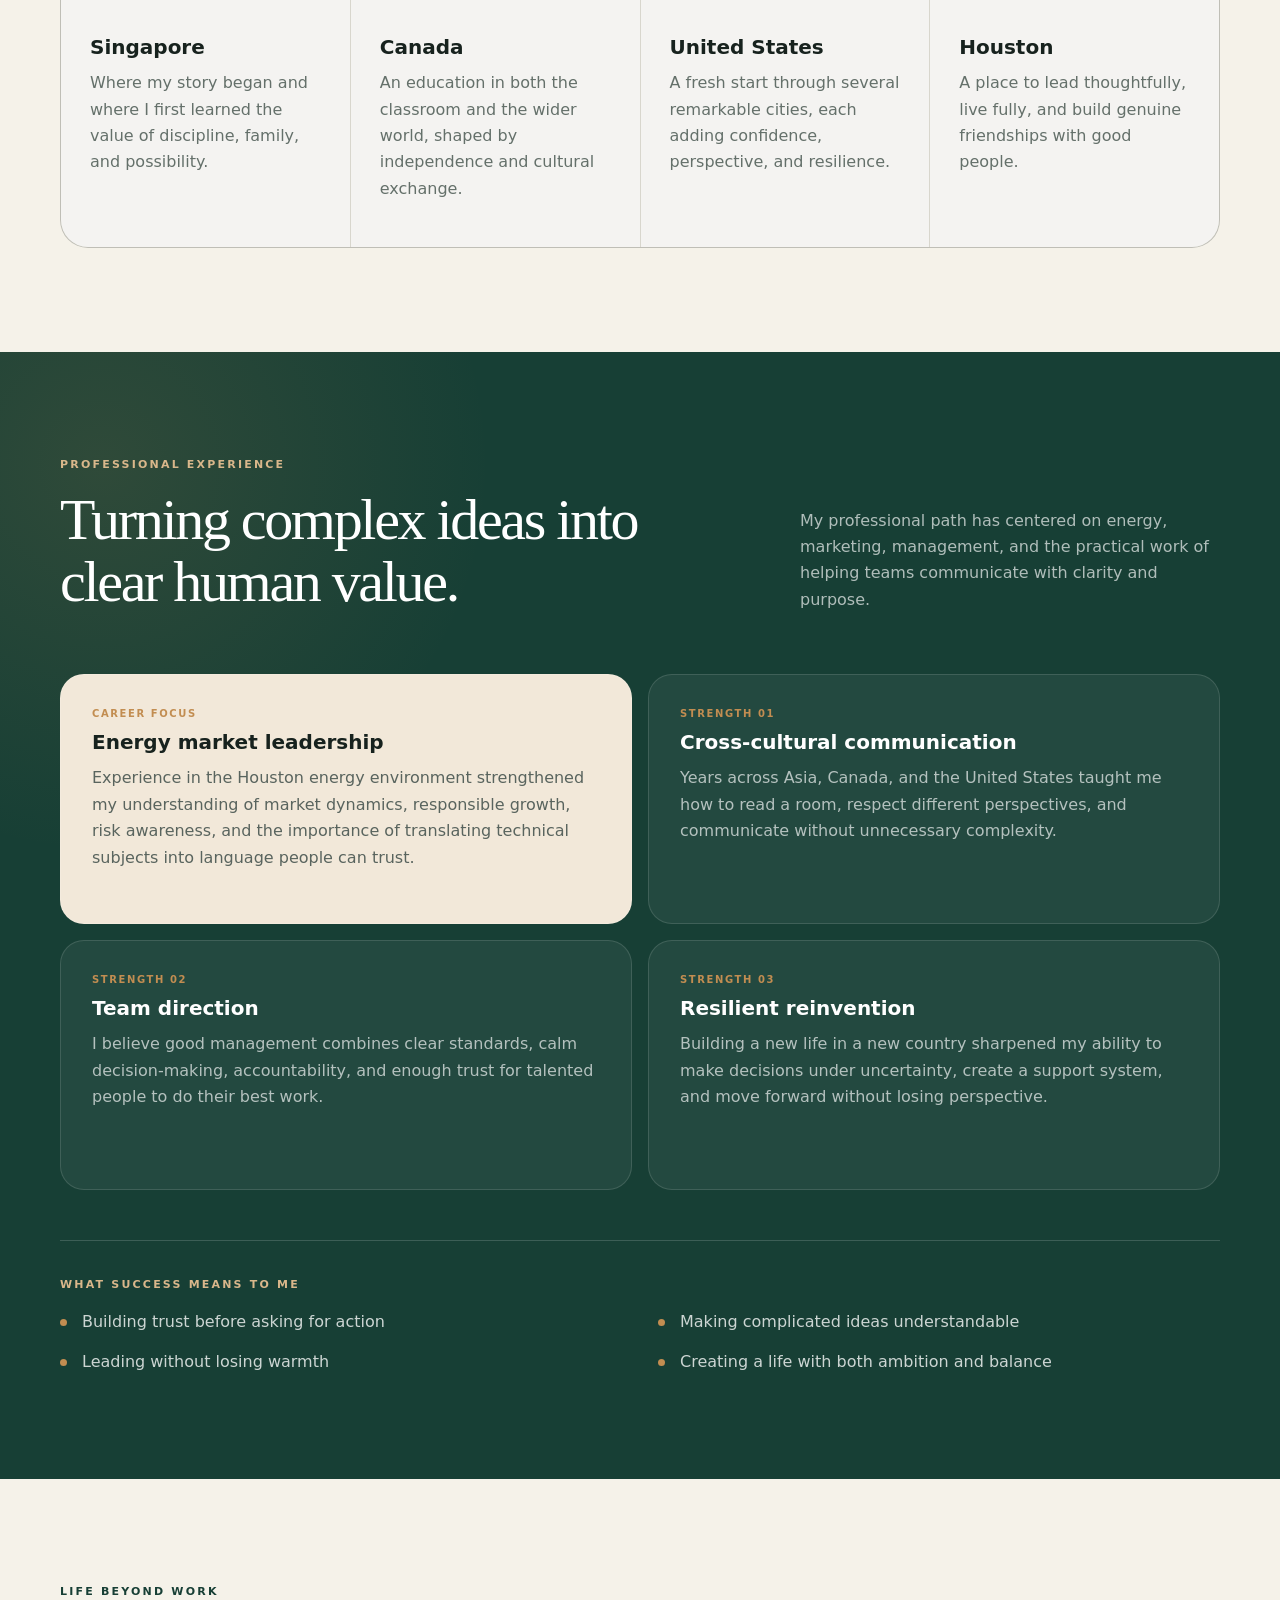
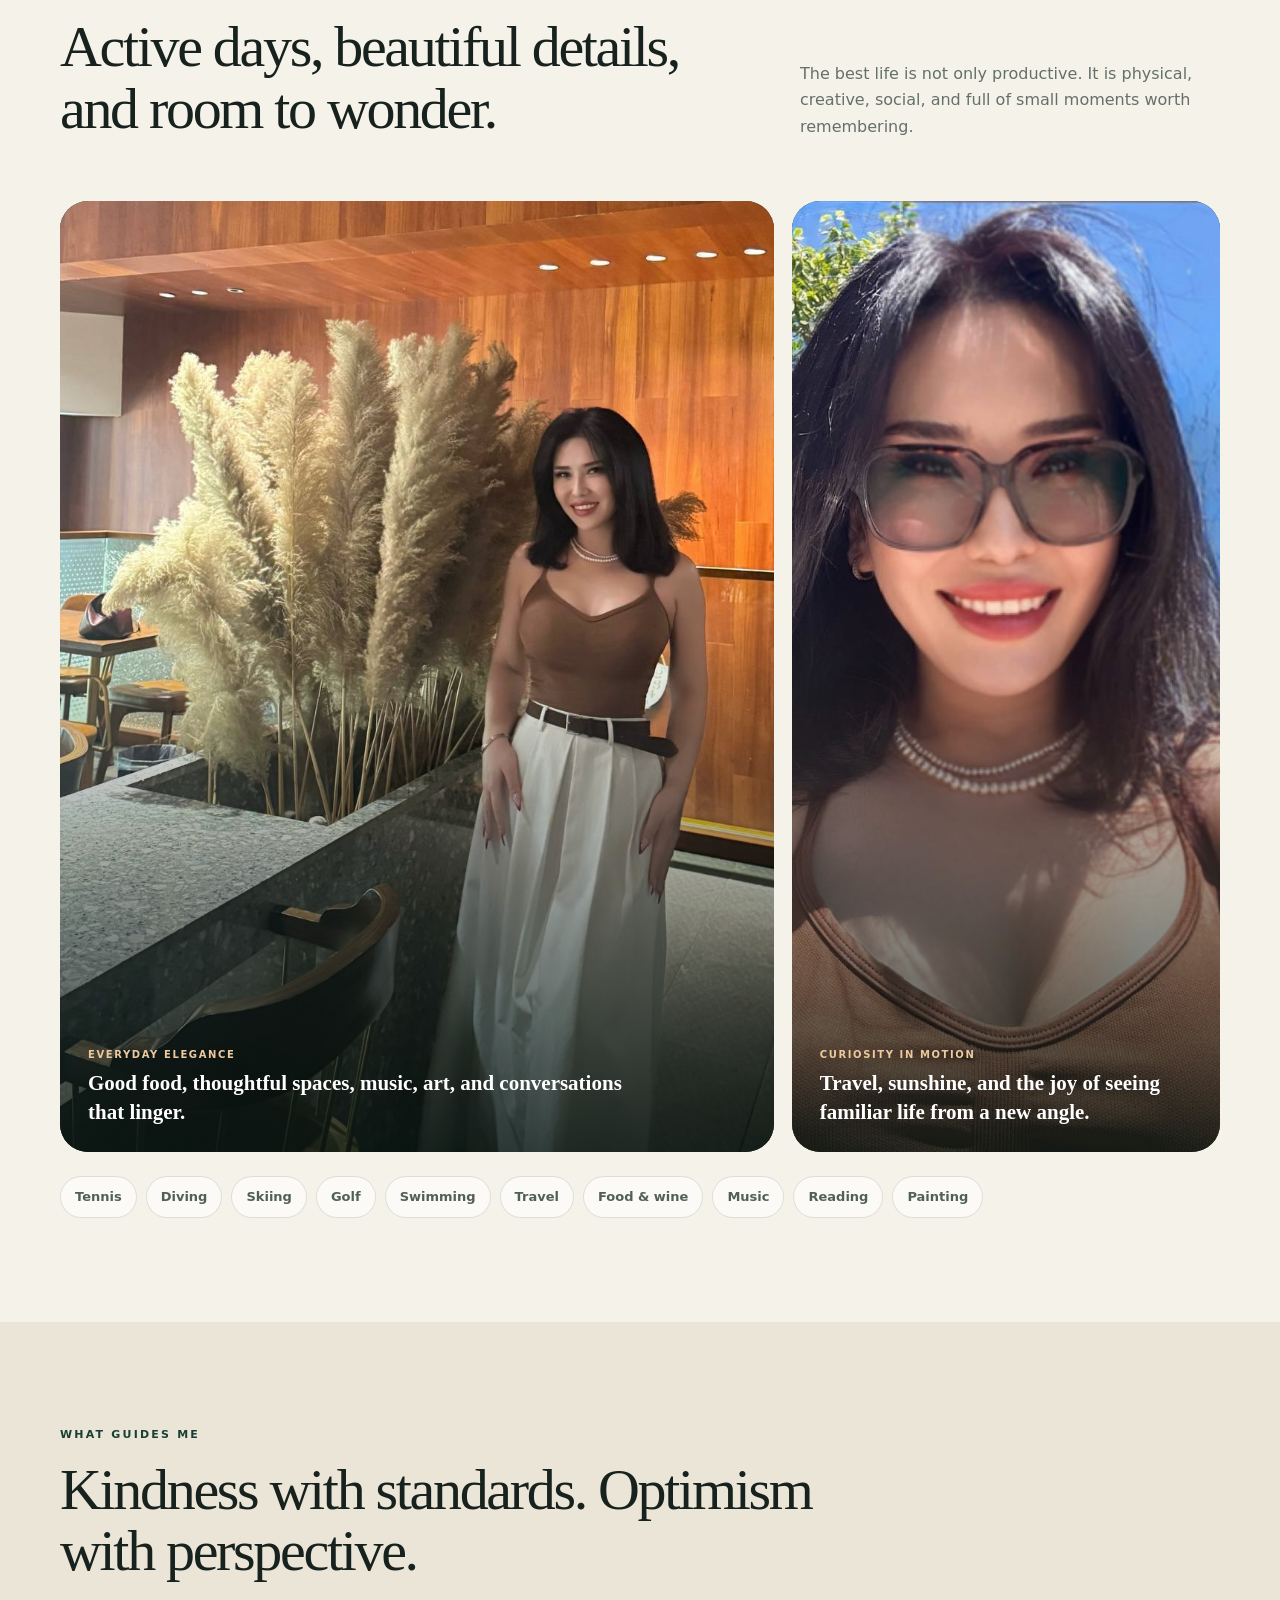
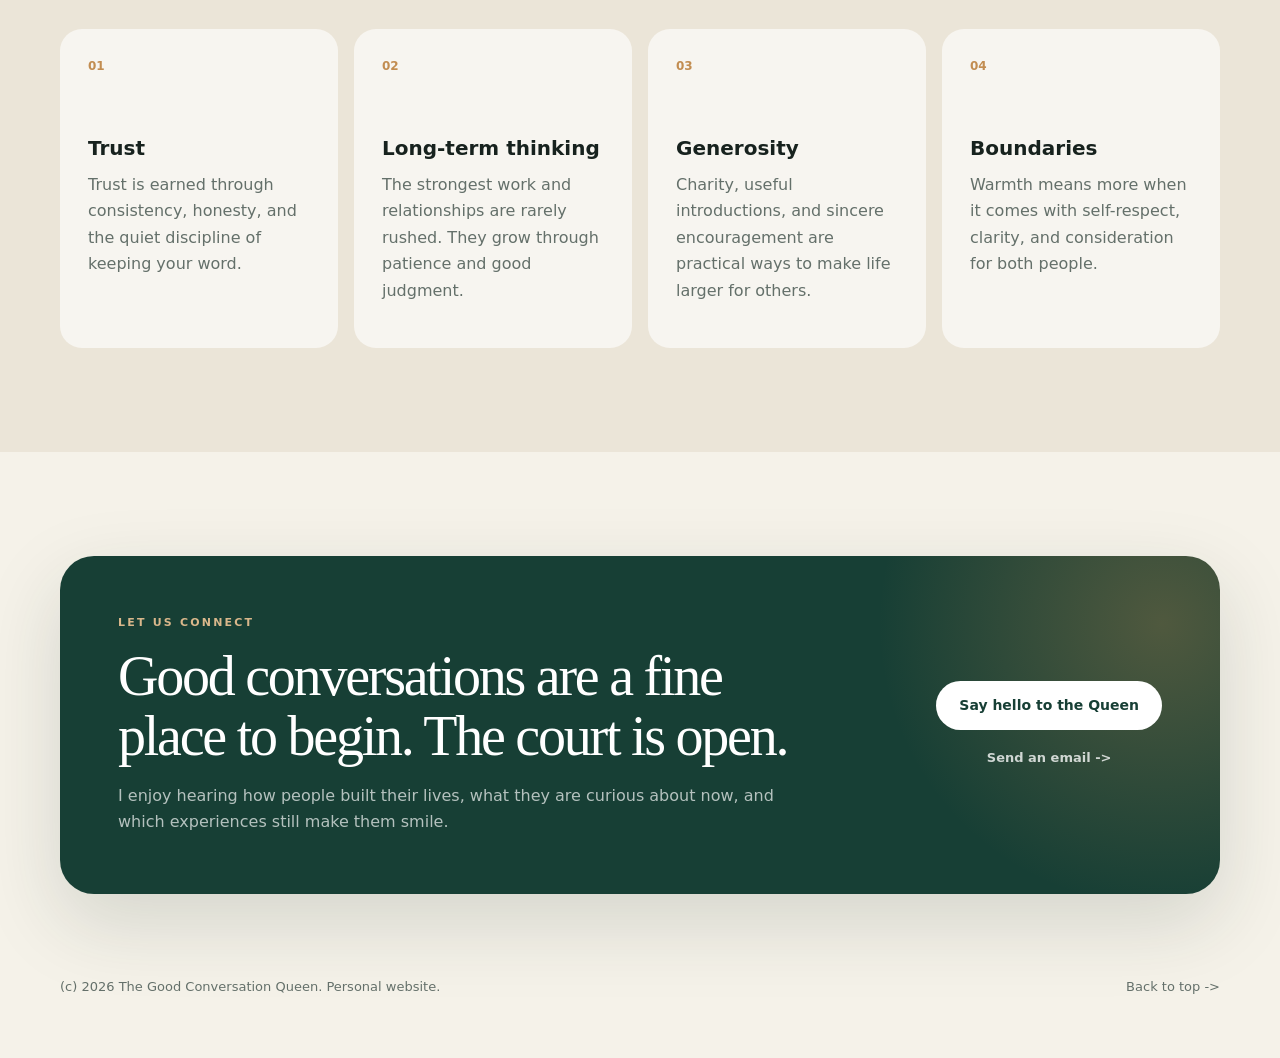
<file: travel/index.html>
<!doctype html>
<html lang="en">
  <head>
    <meta charset="UTF-8" />
    <meta name="viewport" content="width=device-width, initial-scale=1.0" />
    <meta http-equiv="refresh" content="0; url=../#life" />
    <title>The Good Conversation Queen | Travel</title>
    <link rel="canonical" href="../#life" />
  </head>
  <body>
    <p><a href="../#life">Continue to The Good Conversation Queen's personal website.</a></p>
  </body>
</html>
</file>
<file: shared.css>
:root {
  --ink: #17221e;
  --muted: #64706a;
  --paper: #f5f2e9;
  --paper-deep: #ebe5d8;
  --white: #ffffff;
  --line: rgba(23, 34, 30, 0.13);
  --green: #173f35;
  --green-soft: #dfe9e3;
  --gold: #c28d51;
  --shadow: 0 28px 80px rgba(25, 44, 37, 0.15);
}

* {
  box-sizing: border-box;
}

html {
  scroll-behavior: smooth;
}

body {
  margin: 0;
  color: var(--ink);
  background: var(--paper);
  font-family: Inter, ui-sans-serif, system-ui, -apple-system, BlinkMacSystemFont,
    "Segoe UI", sans-serif;
  line-height: 1.65;
}

img {
  display: block;
  max-width: 100%;
}

a {
  color: inherit;
  text-decoration: none;
}

button,
a {
  -webkit-tap-highlight-color: transparent;
}

.shell {
  width: min(1160px, calc(100% - 36px));
  margin: 0 auto;
}

.nav {
  position: relative;
  z-index: 20;
  display: flex;
  min-height: 86px;
  align-items: center;
  justify-content: space-between;
  gap: 24px;
}

.brand {
  display: flex;
  align-items: center;
  gap: 12px;
  font-weight: 800;
  letter-spacing: -0.03em;
}

.monogram {
  display: grid;
  width: 45px;
  height: 45px;
  place-items: center;
  border-radius: 50%;
  color: var(--white);
  background: var(--green);
  font-family: Georgia, "Times New Roman", serif;
  font-size: 16px;
}

.nav-links {
  display: flex;
  align-items: center;
  gap: 25px;
  color: #49564f;
  font-size: 13px;
  font-weight: 750;
}

.button {
  display: inline-flex;
  min-height: 49px;
  align-items: center;
  justify-content: center;
  padding: 0 22px;
  border: 1px solid transparent;
  border-radius: 999px;
  color: var(--white);
  background: var(--green);
  font-size: 14px;
  font-weight: 800;
  transition: transform 180ms ease, box-shadow 180ms ease, background 180ms ease;
}

.button:hover {
  transform: translateY(-2px);
  box-shadow: 0 15px 36px rgba(23, 63, 53, 0.24);
}

.button-small {
  min-height: 42px;
  padding: 0 18px;
}

.button.secondary {
  color: var(--ink);
  border-color: var(--line);
  background: rgba(255, 255, 255, 0.68);
}

.button-light {
  color: var(--green);
  background: var(--white);
}

.eyebrow {
  margin: 0 0 15px;
  color: var(--green);
  font-size: 11px;
  font-weight: 850;
  letter-spacing: 0.2em;
  text-transform: uppercase;
}

.eyebrow.light {
  color: #d9b78b;
}

h1,
h2,
h3,
p {
  margin-top: 0;
}

h1,
h2 {
  font-family: Georgia, "Times New Roman", serif;
  font-weight: 500;
  letter-spacing: -0.04em;
}

h1 {
  max-width: 760px;
  margin-bottom: 23px;
  font-size: clamp(50px, 7vw, 88px);
  line-height: 0.98;
}

h2 {
  margin-bottom: 17px;
  font-size: clamp(36px, 5vw, 58px);
  line-height: 1.06;
}

h3 {
  margin-bottom: 10px;
  font-size: 20px;
  line-height: 1.28;
}

.lead {
  max-width: 670px;
  color: var(--muted);
  font-size: clamp(17px, 2vw, 20px);
}

.hero {
  position: relative;
  overflow: hidden;
  min-height: 780px;
  background:
    radial-gradient(circle at 88% 7%, rgba(194, 141, 81, 0.22), transparent 24%),
    radial-gradient(circle at 12% 80%, rgba(23, 63, 53, 0.09), transparent 29%),
    var(--paper);
}

.hero::after {
  position: absolute;
  right: -110px;
  bottom: -180px;
  width: 520px;
  height: 520px;
  border: 1px solid rgba(23, 63, 53, 0.1);
  border-radius: 50%;
  content: "";
}

.hero-grid {
  position: relative;
  z-index: 2;
  display: grid;
  min-height: 670px;
  align-items: center;
  grid-template-columns: 1.06fr 0.94fr;
  gap: 64px;
  padding: 50px 0 90px;
}

.hero-actions {
  display: flex;
  flex-wrap: wrap;
  gap: 12px;
  margin-top: 31px;
}

.hero-facts {
  display: flex;
  flex-wrap: wrap;
  gap: 24px 38px;
  margin-top: 48px;
  padding-top: 24px;
  border-top: 1px solid var(--line);
}

.hero-facts div {
  display: grid;
  gap: 1px;
}

.hero-facts strong {
  font-family: Georgia, "Times New Roman", serif;
  font-size: 17px;
}

.hero-facts span {
  color: var(--muted);
  font-size: 12px;
}

.hero-visual {
  position: relative;
  min-height: 570px;
}

.hero-photo {
  position: absolute;
  inset: 2% 0 0 5%;
  overflow: hidden;
  border: 10px solid rgba(255, 255, 255, 0.76);
  border-radius: 46% 46% 24px 24px;
  background: var(--green);
  box-shadow: var(--shadow);
}

.hero-photo img {
  width: 100%;
  height: 100%;
  object-fit: cover;
  object-position: 50% 45%;
}

.floating-note {
  position: absolute;
  right: -7%;
  bottom: 3%;
  width: 260px;
  padding: 21px;
  border-radius: 20px;
  background: var(--white);
  box-shadow: var(--shadow);
}

.floating-note span,
.card-kicker {
  display: block;
  margin-bottom: 7px;
  color: var(--gold);
  font-size: 10px;
  font-weight: 850;
  letter-spacing: 0.16em;
  text-transform: uppercase;
}

.floating-note strong {
  display: block;
  font-family: Georgia, "Times New Roman", serif;
  font-size: 18px;
  line-height: 1.35;
}

.section {
  padding: 104px 0;
}

.split {
  display: grid;
  grid-template-columns: 0.82fr 1.18fr;
  gap: 110px;
}

.section-title {
  position: sticky;
  top: 32px;
  align-self: start;
}

.prose {
  color: #445149;
  font-size: 18px;
}

.prose p {
  margin-bottom: 24px;
}

.timeline {
  display: grid;
  grid-template-columns: repeat(4, minmax(0, 1fr));
  gap: 1px;
  margin-top: 75px;
  overflow: hidden;
  border: 1px solid var(--line);
  border-radius: 28px;
  background: var(--line);
}

.timeline article {
  min-height: 260px;
  padding: 29px;
  background: rgba(255, 255, 255, 0.72);
}

.timeline span {
  display: block;
  margin-bottom: 48px;
  color: var(--gold);
  font-size: 11px;
  font-weight: 850;
  letter-spacing: 0.16em;
  text-transform: uppercase;
}

.timeline p,
.experience-card p,
.values-grid p {
  color: var(--muted);
}

.dark-section {
  color: var(--white);
  background:
    radial-gradient(circle at 8% 10%, rgba(194, 141, 81, 0.14), transparent 25%),
    #173f35;
}

.section-heading {
  display: flex;
  align-items: end;
  justify-content: space-between;
  gap: 70px;
  margin-bottom: 45px;
}

.section-heading > div {
  max-width: 690px;
}

.section-heading > p {
  max-width: 420px;
  color: var(--muted);
}

.dark-section .section-heading > p {
  color: rgba(255, 255, 255, 0.66);
}

.experience-grid {
  display: grid;
  grid-template-columns: repeat(2, minmax(0, 1fr));
  gap: 16px;
}

.experience-card {
  min-height: 250px;
  padding: 31px;
  border: 1px solid rgba(255, 255, 255, 0.13);
  border-radius: 24px;
  background: rgba(255, 255, 255, 0.055);
}

.experience-card.featured {
  background: #f2e8d9;
  color: var(--ink);
}

.experience-card p {
  margin-bottom: 0;
  color: rgba(255, 255, 255, 0.66);
}

.experience-card.featured p {
  color: #59645e;
}

.success-strip {
  margin-top: 50px;
  padding-top: 35px;
  border-top: 1px solid rgba(255, 255, 255, 0.16);
}

.success-items {
  display: grid;
  grid-template-columns: repeat(2, minmax(0, 1fr));
  gap: 13px 36px;
}

.success-items span {
  position: relative;
  padding-left: 22px;
  color: rgba(255, 255, 255, 0.78);
}

.success-items span::before {
  position: absolute;
  top: 0.63em;
  left: 0;
  width: 7px;
  height: 7px;
  border-radius: 50%;
  background: var(--gold);
  content: "";
}

.gallery {
  display: grid;
  grid-template-columns: 1.25fr 0.75fr;
  gap: 18px;
}

.gallery figure {
  position: relative;
  min-height: 520px;
  margin: 0;
  overflow: hidden;
  border-radius: 28px;
  background: var(--green);
}

.gallery img {
  width: 100%;
  height: 100%;
  object-fit: cover;
}

.gallery-large img {
  object-position: 50% 37%;
}

.gallery figure:not(.gallery-large) img {
  object-position: 50% 26%;
}

.gallery figure::after {
  position: absolute;
  inset: 45% 0 0;
  background: linear-gradient(transparent, rgba(8, 20, 16, 0.82));
  content: "";
}

.gallery figcaption {
  position: absolute;
  z-index: 2;
  right: 28px;
  bottom: 26px;
  left: 28px;
  color: var(--white);
}

.gallery figcaption span {
  display: block;
  margin-bottom: 6px;
  color: #edc99d;
  font-size: 10px;
  font-weight: 850;
  letter-spacing: 0.16em;
  text-transform: uppercase;
}

.gallery figcaption strong {
  display: block;
  max-width: 540px;
  font-family: Georgia, "Times New Roman", serif;
  font-size: 21px;
  line-height: 1.35;
}

.interest-list {
  display: flex;
  flex-wrap: wrap;
  gap: 9px;
  margin-top: 24px;
}

.interest-list span {
  padding: 9px 14px;
  border: 1px solid var(--line);
  border-radius: 999px;
  color: #506058;
  background: rgba(255, 255, 255, 0.6);
  font-size: 13px;
  font-weight: 700;
}

.values-section {
  background: var(--paper-deep);
}

.values-intro {
  max-width: 760px;
  margin-bottom: 47px;
}

.values-grid {
  display: grid;
  grid-template-columns: repeat(4, minmax(0, 1fr));
  gap: 16px;
}

.values-grid article {
  min-height: 250px;
  padding: 28px;
  border-radius: 22px;
  background: rgba(255, 255, 255, 0.63);
}

.values-grid span {
  display: block;
  margin-bottom: 60px;
  color: var(--gold);
  font-size: 12px;
  font-weight: 850;
}

.connect-section {
  padding-bottom: 48px;
}

.connect-panel {
  display: flex;
  align-items: center;
  justify-content: space-between;
  gap: 70px;
  padding: 58px;
  border-radius: 34px;
  color: var(--white);
  background:
    radial-gradient(circle at 95% 20%, rgba(194, 141, 81, 0.33), transparent 25%),
    var(--green);
  box-shadow: var(--shadow);
}

.connect-panel > div:first-child {
  max-width: 700px;
}

.connect-panel h2 {
  font-size: clamp(34px, 5vw, 56px);
}

.connect-panel p:not(.eyebrow) {
  margin-bottom: 0;
  color: rgba(255, 255, 255, 0.68);
}

.connect-actions {
  display: grid;
  min-width: 205px;
  gap: 17px;
  text-align: center;
}

.text-link {
  color: rgba(255, 255, 255, 0.78);
  font-size: 13px;
  font-weight: 750;
}

.footer {
  padding: 34px 0 48px;
  color: var(--muted);
  font-size: 13px;
}

.footer-inner {
  display: flex;
  justify-content: space-between;
  gap: 24px;
}

@media (max-width: 940px) {
  .nav-links a:not(.button) {
    display: none;
  }

  .hero-grid {
    grid-template-columns: 1fr;
    gap: 20px;
  }

  .hero-copy {
    padding-top: 55px;
  }

  .hero-visual {
    min-height: 600px;
  }

  .hero-photo {
    inset: 0 5% 0;
  }

  .floating-note {
    right: 0;
  }

  .split {
    grid-template-columns: 1fr;
    gap: 25px;
  }

  .section-title {
    position: static;
  }

  .timeline,
  .values-grid {
    grid-template-columns: repeat(2, minmax(0, 1fr));
  }

  .section-heading {
    display: block;
  }

  .gallery {
    grid-template-columns: 1fr;
  }

  .gallery figure {
    min-height: 560px;
  }
}

@media (max-width: 640px) {
  .shell {
    width: min(100% - 26px, 1160px);
  }

  .nav {
    min-height: 74px;
  }

  .brand {
    font-size: 15px;
  }

  .button-small {
    min-height: 39px;
    padding: 0 15px;
  }

  h1 {
    font-size: clamp(45px, 15vw, 64px);
  }

  .hero-grid {
    padding-top: 20px;
  }

  .hero-facts {
    gap: 18px 28px;
  }

  .hero-visual {
    min-height: 465px;
  }

  .hero-photo {
    inset: 0;
    border-width: 7px;
  }

  .floating-note {
    right: 8px;
    bottom: -18px;
    width: 230px;
  }

  .section {
    padding: 75px 0;
  }

  .timeline,
  .experience-grid,
  .success-items,
  .values-grid {
    grid-template-columns: 1fr;
  }

  .timeline article {
    min-height: 215px;
  }

  .timeline span,
  .values-grid span {
    margin-bottom: 34px;
  }

  .gallery figure {
    min-height: 440px;
  }

  .connect-panel {
    display: block;
    padding: 34px 26px;
  }

  .connect-actions {
    margin-top: 28px;
  }

  .footer-inner {
    display: block;
  }
}
</file>
